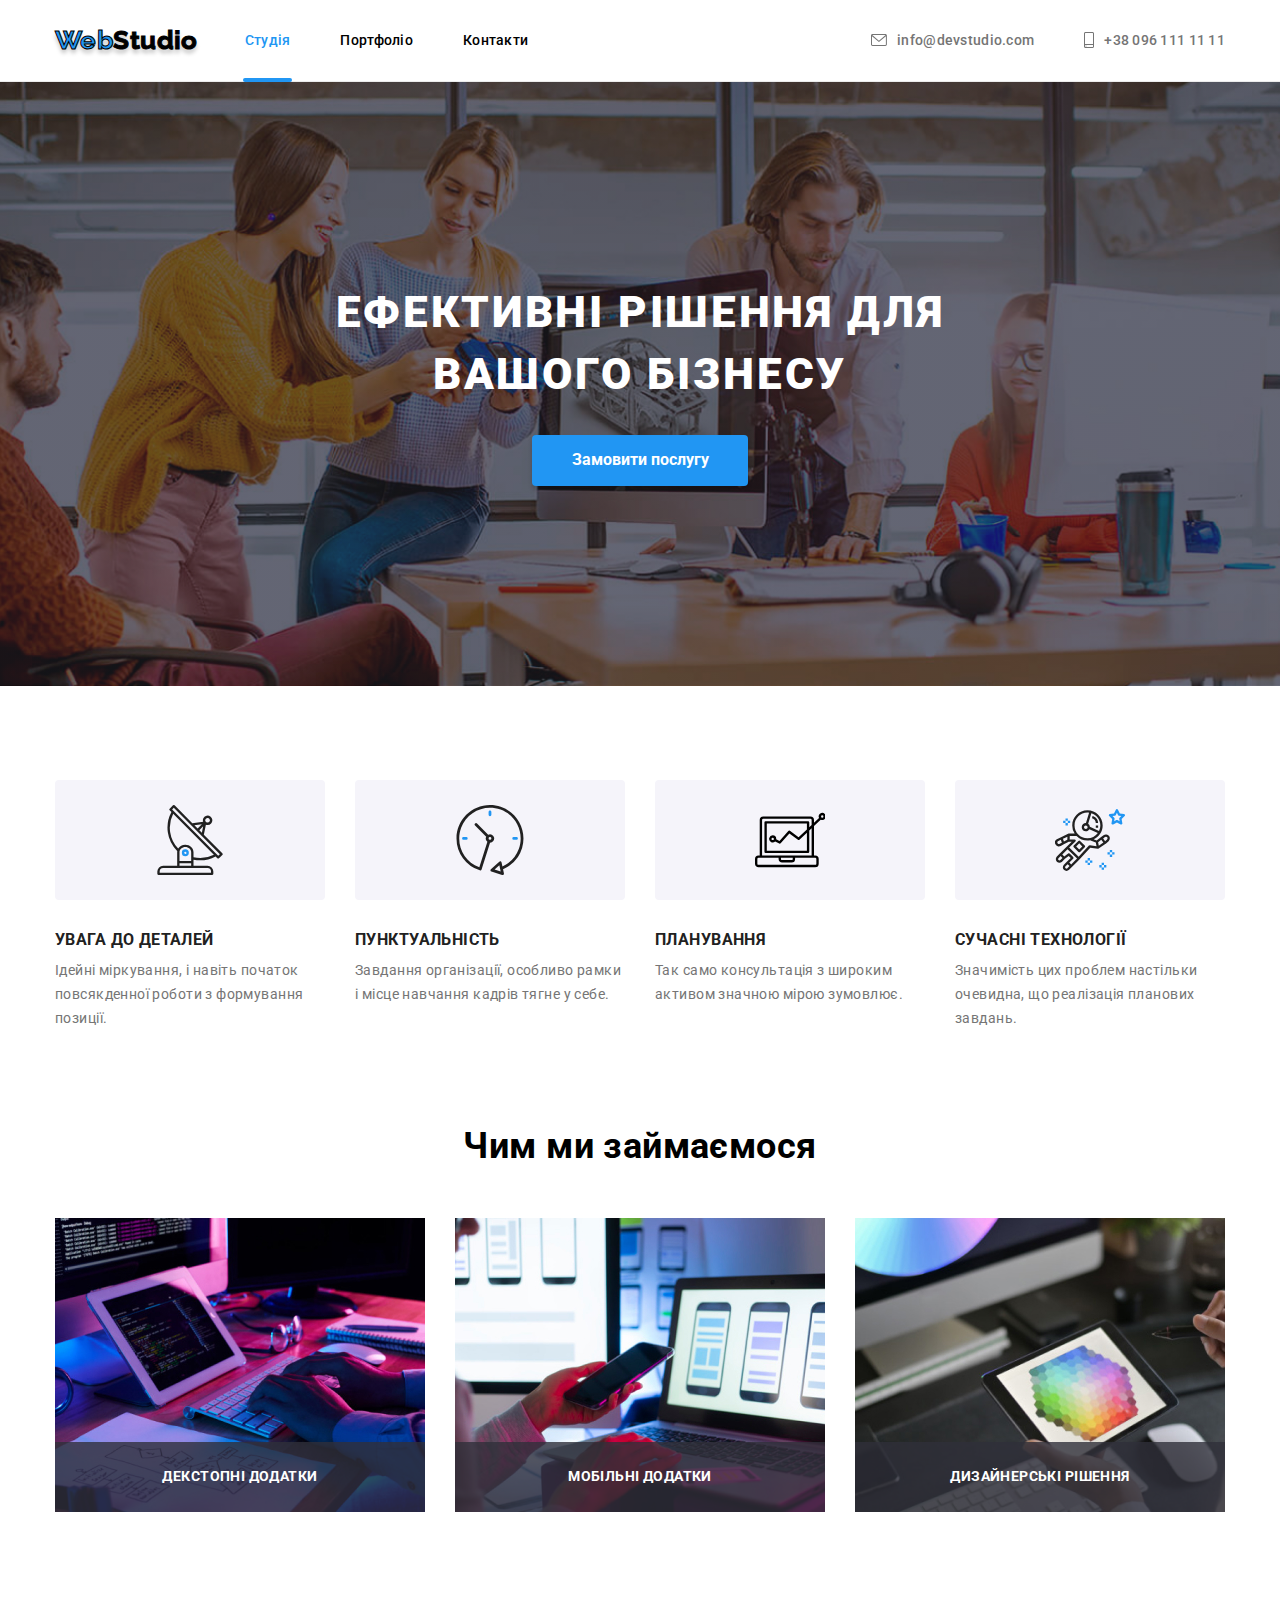
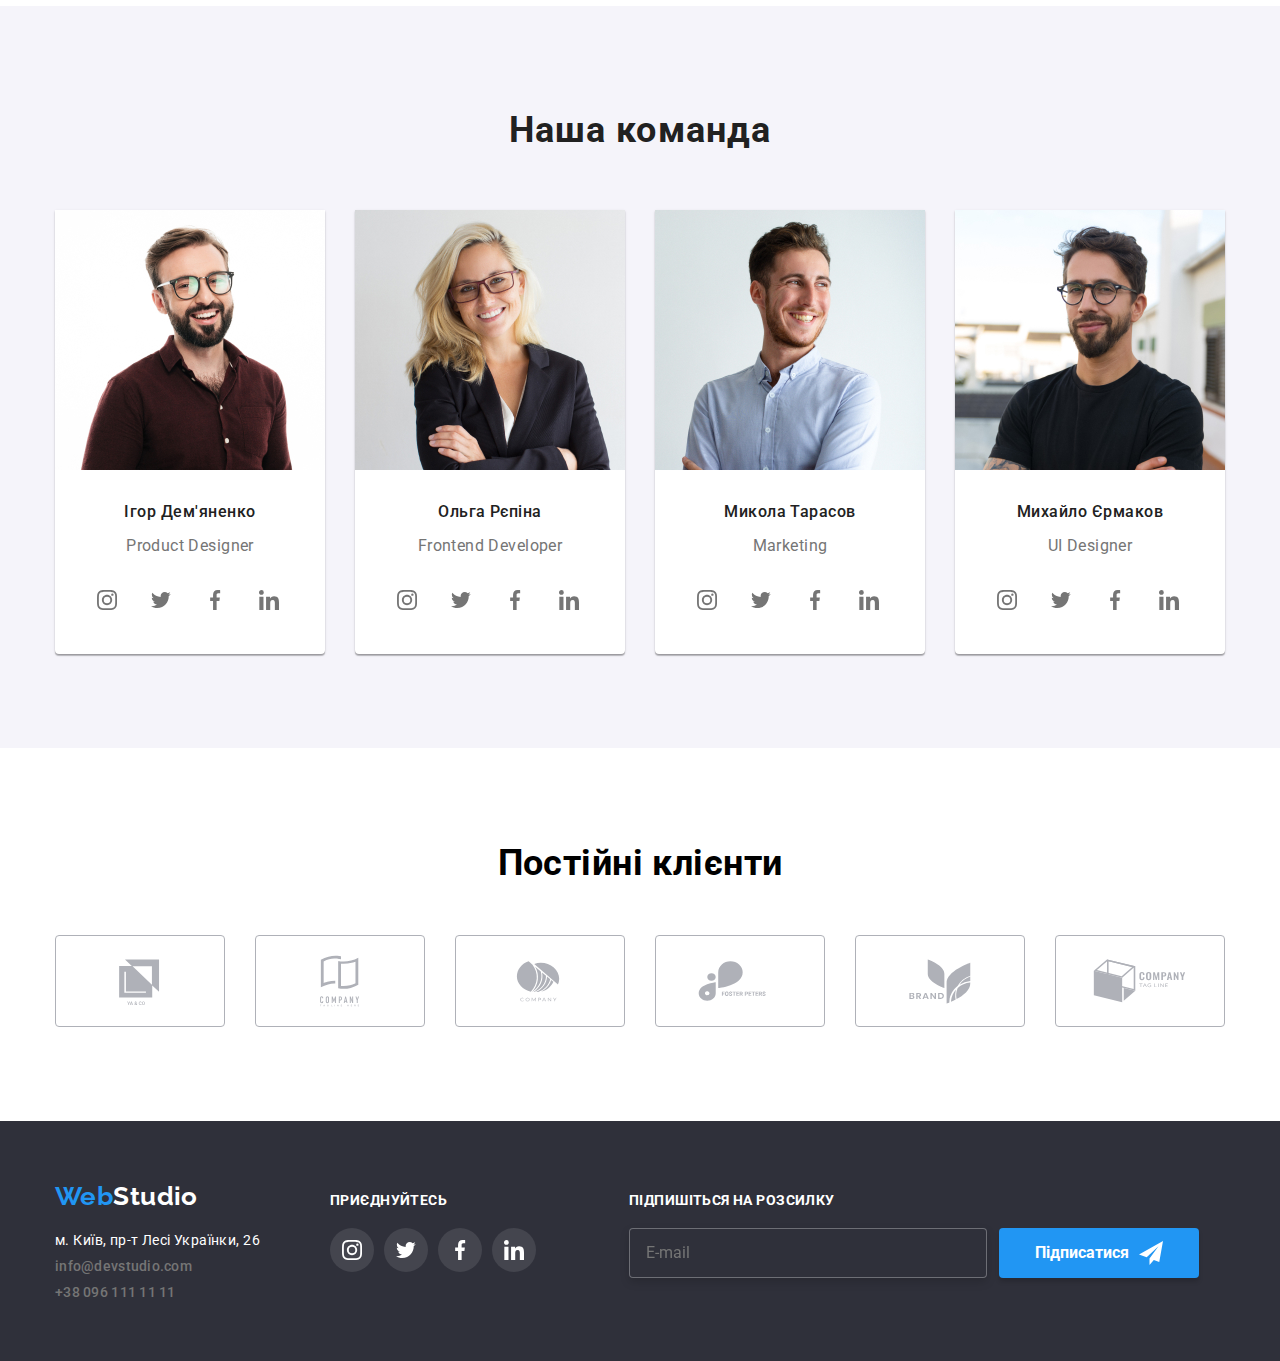
<file: index.html>
<!DOCTYPE html>
<html lang="uk">
  <head>
    <meta charset="UTF-8" />
    <meta http-equiv="X-UA-Compatible" content="IE=edge" />
    <meta name="viewport" content="width=device-width, initial-scale=1.0" />
    <title>WebStudio</title>
    <link rel="preconnect" href="https://fonts.googleapis.com" />
    <link rel="preconnect" href="https://fonts.gstatic.com" crossorigin />
    <link
      href="https://fonts.googleapis.com/css2?family=Raleway:wght@700&family=Roboto:ital,wght@0,100;0,300;0,400;0,500;0,700;0,900;1,100;1,300;1,400;1,500;1,700;1,900&display=swap"
      rel="stylesheet"
    />
    <link rel="stylesheet" href="https://cdnjs.cloudflare.com/ajax/libs/modern-normalize/1.1.0/modern-normalize.css" integrity="sha512-Y0MM+V6ymRKN2zStTqzQ227DWhhp4Mzdo6gnlRnuaNCbc+YN/ZH0sBCLTM4M0oSy9c9VKiCvd4Jk44aCLrNS5Q==" crossorigin="anonymous" referrerpolicy="no-referrer" />
    <link rel="stylesheet" href="./css/styles.css" />
  </head>
  <body>    
      <header class="header">
        <div class="container header-content">
        <a class="logo head link" href="./index.html"><span class="web">Web</span>Studio</a>
        <nav>
          <ul class="navbar ul">
            <li class="item">
              <a href="./index.html" class="nav link accent">Студія</a>
            </li>
            <li class="item"><a href="./portfolio.html" class="nav link nav-hover">Портфоліо</a></li>
            <li class="item"><a href="#contacts" class="nav link nav-hover">Контакти</a></li>
          </ul>
        </nav>
        <ul class="contacts ul">
          <li>
            <a href="mailto:info@devstudio.com" class="link-contact-head link">
                <svg class="icon-header mail">
                  <use href="./images/symbol-defs.svg#icon-mail" ></use>
                </svg>
              
              info@devstudio.com</a>
          </li>
          <li>
            <a href="tel:+380961111111" class="link-contact-head link">
              <svg class="icon-header tel">
                <use href="./images/symbol-defs.svg#icon-smartphone" ></use>
              </svg>
              +38 096 111 11 11</a>
          </li>
        </ul>
        </div>
      </header>
      <main>
        <section class="hero">
          <div class="overlay">
            <div class="container-hero">
            <h1 class="hero-h">Ефективні рішення для вашого бізнесу</h1>
            <button type="button" class="button-hero" data-modal-open>Замовити послугу</button>
          </div>                  
          </section>
            <section class="benefits section">
              <div class="container">
              <h2 class="visually-hidden">Переваги</h2>
              <ul class="benefits-ul ul">
                <li class="benefits-il">
                  <div class="img-benefits">
                    <svg class="benefits-svg">
                    <use href="./images/symbol-defs.svg#icon-antenna"></use>
                  </svg>
                </div>                  
                        
                    <h3 class="benefits-h">УВАГА ДО ДЕТАЛЕЙ</h3>            
                    <p class="benefits-p">Ідейні міркування, і навіть початок повсякденної роботи з формування позиції.</p>
                  
                </li>
                <li class="benefits-il">
                  <div class="img-benefits">
                    <svg class="benefits-svg">
                      <use href="./images/symbol-defs.svg#icon-clock"></use>
                    </svg>
                  </div>
                  <h3 class="benefits-h">ПУНКТУАЛЬНІСТЬ</h3>            
                  <p class="benefits-p">Завдання організації, особливо рамки і місце навчання кадрів тягне у себе.</p>            
                </li>
                <li class="benefits-il">
                  <div class="img-benefits">
                    <svg class="benefits-svg">
                    <use href="./images/symbol-defs.svg#icon-vector"></use>
                  </svg>
                </div>
                  <h3 class="benefits-h">ПЛАНУВАННЯ</h3>            
                  <p class="benefits-p">Так само консультація з широким активом значною мірою зумовлює.</p>            
                </li>
                <li class="benefits-il">
                  <div class="img-benefits">
                    <svg class="benefits-svg">
                      <use href="./images/symbol-defs.svg#icon-astronaut"></use>
                    </svg>
                  </div>
                  <h3 class="benefits-h">СУЧАСНІ ТЕХНОЛОГІЇ</h3>            
                  <p class="benefits-p"> Значимість цих проблем настільки очевидна, що реалізація планових завдань.</p>            
                </li>
              </ul>
              </div>
          </div>
          </section>        
        <section class="products">
          <div class="container">
          <h2 class="products-h">Чим ми займаємося</h2>
          <ul class="products-ul ul">
            <li class="item-products">
              <div class="index">
                <p>ДЕКСТОПНІ ДОДАТКИ</p>
              </div>
              <img src="./images/img1.jpg" alt="робота на компьютері" width="370" />
        
            </li>
            <li class="item-products">
              <img src="./images/img2.jpg" alt="робота з різними гаджетами" width="370" />
              <div class="index">
                <p>МОБІЛЬНІ ДОДАТКИ</p>
              </div>
            </li>
            <li class="item-products">
              <img src="./images/img3.jpg" alt="вибір кольору" width="370" />
              <div class="index">
                <p>ДИЗАЙНЕРСЬКІ РІШЕННЯ</p>
              </div>
            </li>
          </ul>
          </div>
        </section>
      
        <section class="team section">
          <div class="container">
          <h2 class="team-h">Наша команда</h2>
          <ul class="team-ul ul">
            <li  class="team-li">
              <img src="./images/igor.jpg" alt="посміхнений хлопець в окулярах" width="270" />
              <div class="team-container">
              <h3 class="team-li-h">Ігор Дем'яненко</h3>
              <p lang="en" class="specialization">Product Designer</p>
              <ul class="msg ul">
                <li>
                  <a href="#" class="link-msg" target="_blank" rel="noopener noreferrer">
                  <svg class="msg-icon">
                  <use href="./images/symbol-defs.svg#icon-instagram"></use>
                </svg>
              </a>
              </li>
                <li>
                  <a href="#" class="link-msg" target="_blank" rel="noopener noreferrer">
                  <svg class="msg-icon">
                  <use href="./images/symbol-defs.svg#icon-twit"></use>
                </svg>
              </a>
              </li>
                <li>
                  <a href="#" class="link-msg" target="_blank" rel="noopener noreferrer">
                  <svg class="msg-icon">
                  <use href="./images/symbol-defs.svg#icon-facebook"></use>
                </svg>
              </a>
              </li>
                <li>
                  <a href="#" class="link-msg" target="_blank" rel="noopener noreferrer">
                  <svg class="msg-icon">
                  <use href="./images/symbol-defs.svg#icon-linkedin"></use>
                </svg>
              </a>
              </li>           
              </ul>
            </div>
            </li>
            <li class="team-li">
              <img src="./images/olga.jpg" alt="дівчина в окулярах" width="270" />
              <div class="team-container">
              <h3 class="team-li-h">Ольга Рєпіна</h3>
              <p lang="en" class="specialization">Frontend Developer</p>
              <ul class="msg ul">
                <li>
                  <a href="#" class="link-msg" target="_blank" rel="noopener noreferrer">
                  <svg class="msg-icon">
                  <use href="./images/symbol-defs.svg#icon-instagram"></use>
                </svg>
              </a>
              </li>
                <li>
                  <a href="#" class="link-msg" target="_blank" rel="noopener noreferrer">
                  <svg class="msg-icon">
                  <use href="./images/symbol-defs.svg#icon-twit"></use>
                </svg>
              </a>
              </li>
                <li>
                  <a href="#" class="link-msg" target="_blank" rel="noopener noreferrer">
                  <svg class="msg-icon">
                  <use href="./images/symbol-defs.svg#icon-facebook"></use>
                </svg>
              </a>
              </li>
                <li>
                  <a href="#" class="link-msg" target="_blank" rel="noopener noreferrer">
                  <svg class="msg-icon">
                  <use href="./images/symbol-defs.svg#icon-linkedin"></use>
                </svg>
              </a>
              </li>           
              </ul>
            </div>
            </li>
            <li class="team-li">
              <img src="./images/mykola.jpg" alt="хлопець в сорочці" width="270" />
              <div class="team-container">
              <h3 class="team-li-h">Микола Тарасов</h3>
              <p lang="en" class="specialization">Marketing</p>
              <ul class="msg ul">
                <li>
                  <a href="#" class="link-msg" target="_blank" rel="noopener noreferrer">
                  <svg class="msg-icon">
                  <use href="./images/symbol-defs.svg#icon-instagram"></use>
                </svg>
              </a>
              </li>
                <li>
                  <a href="#" class="link-msg" target="_blank" rel="noopener noreferrer">
                  <svg class="msg-icon">
                  <use href="./images/symbol-defs.svg#icon-twit"></use>
                </svg>
              </a>
              </li>
                <li>
                  <a href="#" class="link-msg" target="_blank" rel="noopener noreferrer">
                  <svg class="msg-icon">
                  <use href="./images/symbol-defs.svg#icon-facebook"></use>
                </svg>
              </a>
              </li>
                <li>
                  <a href="#" class="link-msg" target="_blank" rel="noopener noreferrer">
                  <svg class="msg-icon">
                  <use href="./images/symbol-defs.svg#icon-linkedin"></use>
                </svg>
              </a>
              </li>           
              </ul>
            </div>
            </li>
            <li class="team-li">
              <img src="./images/myhailo.jpg" alt="хлопець у футболці" width="270" />
              <div class="team-container">
              <h3 class="team-li-h">Михайло Єрмаков</h3>
              <p lang="en" class="specialization">UI Designer</p>
              <ul class="msg ul">
                <li>
                  <a href="#" class="link-msg" target="_blank" rel="noopener noreferrer">
                  <svg class="msg-icon">
                  <use href="./images/symbol-defs.svg#icon-instagram"></use>
                </svg>
              </a>
              </li>
                <li>
                  <a href="#" class="link-msg" target="_blank" rel="noopener noreferrer">
                  <svg class="msg-icon">
                  <use href="./images/symbol-defs.svg#icon-twit"></use>
                </svg>
              </a>
              </li>
                <li>
                  <a href="#" class="link-msg" target="_blank" rel="noopener noreferrer">
                  <svg class="msg-icon">
                  <use href="./images/symbol-defs.svg#icon-facebook"></use>
                </svg>
              </a>
              </li>
                <li>
                  <a href="#" class="link-msg" target="_blank" rel="noopener noreferrer">
                  <svg class="msg-icon">
                  <use href="./images/symbol-defs.svg#icon-linkedin"></use>
                </svg>
              </a>
              </li>           
              </ul>
            </div>
            </li>
          </ul>
        </div>
        </section>
        <section class="section">
          <div class="container">
          <h2 class="constantly-h">Постійні клієнти</h2>
          <ul class="ul constantly-list">
            <li>
              <a href="#" class="constantly-link" target="_blank" rel="noopener noreferrer">
              <svg class="constantly-svg" width="106" height="60">
                <use href="./images/symbol-defs.svg#icon-logo-one" ></use>
              </svg>
            </a>
            </li>
            <li>
              <a href="#" class="constantly-link" target="_blank" rel="noopener noreferrer">
                <svg class="constantly-svg" width="106" height="60">
                  <use href="./images/symbol-defs.svg#icon-logo-two" ></use>
                </svg>
              </a>
            </li>
            <li>
              <a href="#" class="constantly-link" target="_blank" rel="noopener noreferrer">
                <svg class="constantly-svg" width="106" height="60">
                  <use href="./images/symbol-defs.svg#icon-logo-three" ></use>
                </svg>
              </a>
            </li>
            <li>
              <a href="#" class="constantly-link" target="_blank" rel="noopener noreferrer">
                <svg class="constantly-svg" width="106" height="60">
                  <use href="./images/symbol-defs.svg#icon-logo-four" ></use>
                </svg>
              </a>
            </li>
            <li>
              <a href="#" class="constantly-link" target="_blank" rel="noopener noreferrer">
                <svg class="constantly-svg" width="106" height="60">
                  <use href="./images/symbol-defs.svg#icon-logo-five" ></use>
                </svg>
              </a>
            </li>
            <li>
              <a href="#" class="constantly-link" target="_blank" rel="noopener noreferrer">
                <svg class="constantly-svg" width="106" height="60">
                  <use href="./images/symbol-defs.svg#icon-logo-six" ></use>
                </svg>
              </a>
            </li>
          </ul>
        </div>
        </section>
      </main>
    <footer class="footer">
      <div class="container foot">
        <div>
        <a class="logo-foot link" href="./index.html">
          <span class="web">Web</span>Studio
        </a>
      <address id="contacts">
        <ul class="ul foot-contacts">
          <li>
            <a
              href="https://goo.gl/maps/CPtrU1FHBa2aNyZL9"
              target="_blank"
              rel="noopener noreferrer"
              class="white link"
              >м. Київ, пр-т Лесі Українки, 26</a>
          </li>
          <li>
            <a href="mailto:info@devstudio.com" class="link-contact link">info@devstudio.com</a>
          </li>
          <li>
            <a href="tel:+380961111111" class="link-contact link">+38 096 111 11 11</a>
          </li>
        </ul>
      </address>
    </div>
    <div class="foot-wrap">
      <h2>ПРИЄДНУЙТЕСЬ</h2>
      <ul class="msg ul">
        <li>
          <a href="#" class="link-msg-foot" target="_blank" rel="noopener noreferrer">
          <svg class="msg-icon">
          <use href="./images/symbol-defs.svg#icon-instagram"></use>
        </svg>
      </a>
      </li>
        <li>
          <a href="#" class="link-msg-foot" target="_blank" rel="noopener noreferrer">
          <svg class="msg-icon">
          <use href="./images/symbol-defs.svg#icon-twit"></use>
        </svg>
      </a>
      </li>
        <li>
          <a href="#" class="link-msg-foot" target="_blank" rel="noopener noreferrer">
          <svg class="msg-icon">
          <use href="./images/symbol-defs.svg#icon-facebook"></use>
        </svg>
      </a>
      </li>
        <li>
          <a href="#" class="link-msg-foot" target="_blank" rel="noopener noreferrer">
          <svg class="msg-icon">
          <use href="./images/symbol-defs.svg#icon-linkedin"></use>
        </svg>
      </a>
      </li>           
      </ul>
    </div>
    <div class="subscribe">
      <h2>ПІДПИШІТЬСЯ НА РОЗСИЛКУ</h2>
      <div class="subscribe-box">
        <input type="email" name="subscribe-email" id="subscribe-email" placeholder="E-mail">
        <button type="submit" class="button-hero button-form">Підписатися 
          <svg class="icon-airplane">
          <use href="/images/symbol-defs.svg#icon-airplane"></use>
        </svg>
      </button>
      </div>
    </div>
    </div>
    </footer>
    <div class="backdrop is-hidden " data-modal>
      <div class="modal">
        <button class="modal-button">
          <svg class="icon-close" data-modal-close>
            <use href="./images/symbol-defs.svg#icon-close">
            </use>
          </svg>
        </button> 
        <h2>Залиште свої дані, ми вам передзвонимо</h2> 
        <div class="form-modal">
          <form action="">
            <ul class="ul form-list">
              <li class="form-item">
                <label for="name">Ім'я</label>
                <input type="text" id="name">
              </li>
              <li class="form-item">
                <label for="tel">Телефон</label>
                <input type="tel" id="tel">
              </li>
              <li class="form-item">
                <label for="mail">Пошта</label>
                <input type="email" id="mail">
              </li>
              <li class="form-item">
                <label for="comment">Коментар</label>
                <textarea name="" id="comment" rows="7" 
                placeholder="Введіть текст"></textarea> 
              </li>
                
            </ul>
            <div class="terms-submit">
              <input type="checkbox" id="check">
              <label for="check">Погоджуюся з розсилкою та приймаю 
                <a href="#" class="terms-deal">Умови договору</a>
              </label>
              </div>
          </form>
          <button type="submit" class="button-hero button-form">Відправити</button>  
        </div>    
      </div>
    </div>
    <script src="./js/modal.js"></script>
  </body>
</html>
</file>
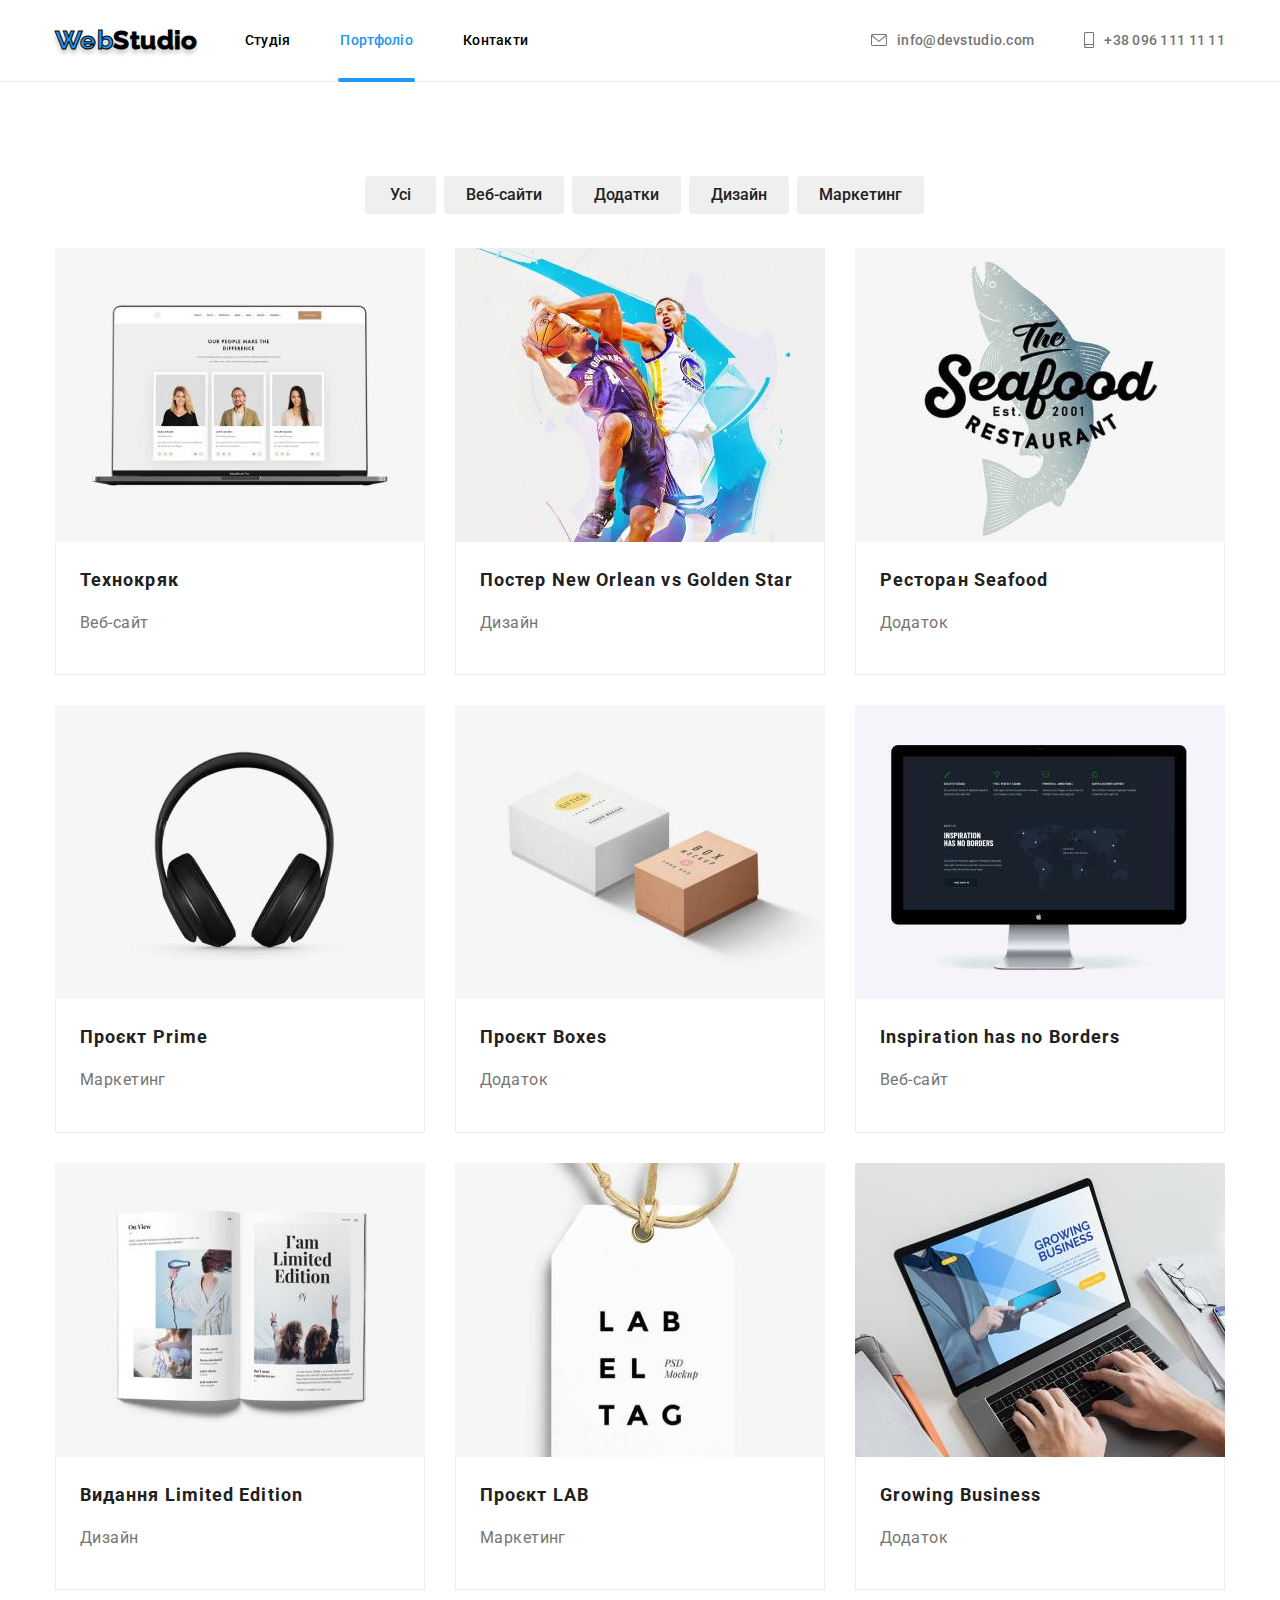
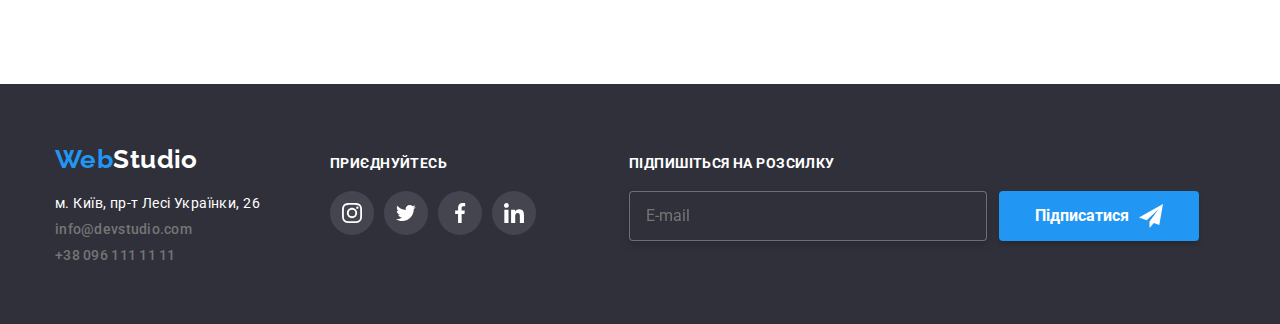
<file: portfolio.html>
<!DOCTYPE html>
<html lang="uk">
  <head>
    <meta charset="UTF-8" />
    <meta http-equiv="X-UA-Compatible" content="IE=edge" />
    <meta name="viewport" content="width=device-width, initial-scale=1.0" />
    <title>WebStudio</title>
    <link rel="preconnect" href="https://fonts.googleapis.com" />
    <link rel="preconnect" href="https://fonts.gstatic.com" crossorigin />
    <link
      href="https://fonts.googleapis.com/css2?family=Raleway:wght@700&family=Roboto:ital,wght@0,100;0,300;0,400;0,500;0,700;0,900;1,100;1,300;1,400;1,500;1,700;1,900&display=swap"
      rel="stylesheet"
    />
    <link
      rel="stylesheet"
      href="https://cdnjs.cloudflare.com/ajax/libs/modern-normalize/1.1.0/modern-normalize.min.css"
    />
    <link rel="stylesheet" href="./css/styles.css" />
  </head>
  <body>
    <header class="header">
      <div class="container header-content">
        <a class="logo head link" href="./index.html"
          ><span class="web">Web</span>Studio</a
        >
        <nav>
          <ul class="navbar ul">
            <li class="item">
              <a href="./index.html" class="nav link nav-hover">Студія</a>
            </li>
            <li class="item">
              <a href="./portfolio.html" class="nav link accent">Портфоліо</a>
            </li>
            <li class="item">
              <a href="#contacts" class="nav link nav-hover">Контакти</a>
            </li>
          </ul>
        </nav>
        <ul class="contacts ul">
          <li>
            <a href="mailto:info@devstudio.com" class="link-contact-head link">
              <svg class="icon-header mail">
                <use href="./images/symbol-defs.svg#icon-mail"></use>
              </svg>

              info@devstudio.com</a
            >
          </li>
          <li>
            <a href="tel:+380961111111" class="link-contact-head link">
              <svg class="icon-header tel">
                <use href="./images/symbol-defs.svg#icon-smartphone"></use>
              </svg>
              +38 096 111 11 11</a
            >
          </li>
        </ul>
      </div>
    </header>
    <main>
      <section class="section portfolio-section">
        <h1 lang="en" class="visually-hidden">Portfolio</h1>
        <div class="container">
          <ul class="menu ul">
            <li><button class="menu-button all-btn">Усі</button></li>
            <li><button class="menu-button">Веб-сайти</button></li>
            <li><button class="menu-button">Додатки</button></li>
            <li><button class="menu-button">Дизайн</button></li>
            <li><button class="menu-button">Маркетинг</button></li>
          </ul>
          <ul class="services ul">
            <li class="services-li">
              <a href="#" class="link portfolio-link">
                <div class="case">
                  <div class="hover-before">
                    <div class="box-hover">
                      <p>
                        Ресурс пропонує комплексні пропозиції з різним рівнем
                        функціоналу та сервісів. Все це дозволить відвідувачу
                        отримати вичерпні відомості про компанію чи приватну
                        особу.
                      </p>
                    </div>
                    <div class="img-hover">
                      <img
                        src="./images/tehno.jpg"
                        alt="ноутбук з відкритим сайтом"
                        width="370"
                        height="294"
                      />
                    </div>
                  </div>
                  <div class="box">
                    <h2 class="portfolio">Технокряк</h2>
                    <p class="specialization padding">Веб-сайт</p>
                  </div>
                </div>
              </a>
            </li>
            <li class="services-li">
              <a href="" class="link portfolio-link">
                <div class="case">
                  <div class="hover-before">
                    <div class="box-hover">
                      <p>
                        Ресурс пропонує комплексні пропозиції з різним рівнем
                        функціоналу та сервісів. Все це дозволить відвідувачу
                        отримати вичерпні відомості про компанію чи приватну
                        особу.
                      </p>
                    </div>
                    <div class="img-hover">
                      <img
                        src="./images/poster.jpg"
                        alt="два баскетболыста"
                        width="370"
                        height="294"
                      />
                    </div>
                  </div>
                  <div class="box">
                    <h2 class="portfolio">
                      Постер <span lang="en">New Orlean vs Golden Star</span>
                    </h2>
                    <p class="specialization padding">Дизайн</p>
                  </div>
                </div>
              </a>
            </li>
            <li class="services-li">
              <a href="#" class="link portfolio-link">
                <div class="case">
                  <div class="hover-before">
                    <div class="box-hover">
                      <p>
                        Ресурс пропонує комплексні пропозиції з різним рівнем
                        функціоналу та сервісів. Все це дозволить відвідувачу
                        отримати вичерпні відомості про компанію чи приватну
                        особу.
                      </p>
                    </div>
                    <div class="img-hover">
                      <img
                        src="./images/seafood.jpg"
                        alt="емблема ресторану з рибою"
                        width="370"
                        height="294"
                      />
                    </div>
                  </div>
                  <div class="box">
                    <h2 class="portfolio">Ресторан Seafood</h2>
                    <p class="specialization padding">Додаток</p>
                  </div>
                </div>
              </a>
            </li>
            <li class="services-li">
              <a href="#" class="link portfolio-link">
                <div class="case">
                  <div class="hover-before">
                    <div class="box-hover">
                      <p>
                        Ресурс пропонує комплексні пропозиції з різним рівнем
                        функціоналу та сервісів. Все це дозволить відвідувачу
                        отримати вичерпні відомості про компанію чи приватну
                        особу.
                      </p>
                    </div>
                    <div class="img-hover">
                      <img
                        src="./images/prime.jpg"
                        alt="навушники"
                        width="370"
                        height="294"
                      />
                    </div>
                  </div>
                  <div class="box">
                    <h2 class="portfolio">
                      Проєкт <span lang="en">Prime</span>
                    </h2>
                    <p class="specialization padding">Маркетинг</p>
                  </div>
                </div>
              </a>
            </li>
            <li class="services-li">
              <a href="#" class="link portfolio-link">
                <div class="case">
                  <div class="hover-before">
                    <div class="box-hover">
                      <p>
                        Ресурс пропонує комплексні пропозиції з різним рівнем
                        функціоналу та сервісів. Все це дозволить відвідувачу
                        отримати вичерпні відомості про компанію чи приватну
                        особу.
                      </p>
                    </div>
                    <div class="img-hover">
                      <img
                        src="./images/boxes.jpg"
                        alt="дві коробки"
                        width="370"
                        height="294"
                      />
                    </div>
                  </div>
                  <div class="box">
                    <h2 class="portfolio">
                      Проєкт <span lang="en">Boxes</span>
                    </h2>
                    <p class="specialization padding">Додаток</p>
                  </div>
                </div>
              </a>
            </li>
            <li class="services-li">
              <a href="#" class="link portfolio-link">
                <div class="case">
                  <div class="hover-before">
                    <div class="box-hover">
                      <p>
                        Ресурс пропонує комплексні пропозиції з різним рівнем
                        функціоналу та сервісів. Все це дозволить відвідувачу
                        отримати вичерпні відомості про компанію чи приватну
                        особу.
                      </p>
                    </div>
                    <div class="img-hover">
                      <img
                        src="./images/inspiration.jpg"
                        alt="монітор з відкритим сайтом"
                        width="370"
                        height="294"
                      />
                    </div>
                  </div>
                  <div class="box">
                    <h2 class="portfolio">
                      <span lang="en">Inspiration has no Borders</span>
                    </h2>
                    <p class="specialization padding">Веб-сайт</p>
                  </div>
                </div>
              </a>
            </li>
            <li class="services-li">
              <a href="#" class="link portfolio-link">
                <div class="case">
                  <div class="hover-before">
                    <div class="box-hover">
                      <p>
                        Ресурс пропонує комплексні пропозиції з різним рівнем
                        функціоналу та сервісів. Все це дозволить відвідувачу
                        отримати вичерпні відомості про компанію чи приватну
                        особу.
                      </p>
                    </div>
                    <div class="img-hover">
                      <img
                        src="./images/limited.jpg"
                        alt="відкрита книга"
                        width="370"
                        height="294"
                      />
                    </div>
                  </div>
                  <div class="box">
                    <h2 class="portfolio">
                      Видання <span lang="en"> Limited Edition</span>
                    </h2>
                    <p class="specialization padding">Дизайн</p>
                  </div>
                </div>
              </a>
            </li>
            <li class="services-li">
              <a href="#" class="link portfolio-link">
                <div class="case">
                  <div class="hover-before">
                    <div class="box-hover">
                      <p>
                        Ресурс пропонує комплексні пропозиції з різним рівнем
                        функціоналу та сервісів. Все це дозволить відвідувачу
                        отримати вичерпні відомості про компанію чи приватну
                        особу.
                      </p>
                    </div>
                    <div class="img-hover">
                      <img
                        src="./images/lab.jpg"
                        alt="етикетка з написом"
                        width="370"
                        height="294"
                      />
                    </div>
                  </div>
                  <div class="box">
                    <h2 class="portfolio">
                      Проєкт <span lang="en"> LAB</span>
                    </h2>
                    <p class="specialization padding">Маркетинг</p>
                  </div>
                </div>
              </a>
            </li>
            <li class="services-li">
              <a href="#" class="link portfolio-link">
                <div class="case">
                  <div class="hover-before">
                    <div class="box-hover">
                      <p>
                        Ресурс пропонує комплексні пропозиції з різним рівнем
                        функціоналу та сервісів. Все це дозволить відвідувачу
                        отримати вичерпні відомості про компанію чи приватну
                        особу.
                      </p>
                    </div>
                    <div class="img-hover">
                      <img
                        src="./images/growing.jpg"
                        alt="друкування на ноутбуці"
                        width="370"
                        height="294"
                      />
                    </div>
                  </div>
                  <div class="box">
                    <h2 class="portfolio">
                      <span lang="en">Growing Business</span>
                    </h2>
                    <p class="specialization padding">Додаток</p>
                  </div>
                </div>
              </a>
            </li>
          </ul>
        </div>
      </section>
    </main>
    <footer class="footer">
      <div class="container foot">
        <div>
          <a class="logo-foot link" href="./index.html">
            <span class="web">Web</span>Studio
          </a>
          <address id="contacts">
            <ul class="ul foot-contacts">
              <li>
                <a
                  href="https://goo.gl/maps/CPtrU1FHBa2aNyZL9"
                  target="_blank"
                  rel="noopener noreferrer"
                  class="white link"
                  >м. Київ, пр-т Лесі Українки, 26</a
                >
              </li>
              <li>
                <a href="mailto:info@devstudio.com" class="link-contact link"
                  >info@devstudio.com</a
                >
              </li>
              <li>
                <a href="tel:+380961111111" class="link-contact link"
                  >+38 096 111 11 11</a
                >
              </li>
            </ul>
          </address>
        </div>
        <div class="foot-wrap">
          <h2>ПРИЄДНУЙТЕСЬ</h2>
          <ul class="msg ul">
            <li>
              <a
                href="#"
                class="link-msg-foot"
                target="_blank"
                rel="noopener noreferrer"
              >
                <svg class="msg-icon">
                  <use href="./images/symbol-defs.svg#icon-instagram"></use>
                </svg>
              </a>
            </li>
            <li>
              <a
                href="#"
                class="link-msg-foot"
                target="_blank"
                rel="noopener noreferrer"
              >
                <svg class="msg-icon">
                  <use href="./images/symbol-defs.svg#icon-twit"></use>
                </svg>
              </a>
            </li>
            <li>
              <a
                href="#"
                class="link-msg-foot"
                target="_blank"
                rel="noopener noreferrer"
              >
                <svg class="msg-icon">
                  <use href="./images/symbol-defs.svg#icon-facebook"></use>
                </svg>
              </a>
            </li>
            <li>
              <a
                href="#"
                class="link-msg-foot"
                target="_blank"
                rel="noopener noreferrer"
              >
                <svg class="msg-icon">
                  <use href="./images/symbol-defs.svg#icon-linkedin"></use>
                </svg>
              </a>
            </li>
          </ul>
        </div>
        <div class="subscribe">
          <h2>ПІДПИШІТЬСЯ НА РОЗСИЛКУ</h2>
          <div class="subscribe-box">
            <input
              type="email"
              name="subscribe-email"
              id="subscribe-email"
              placeholder="E-mail"
            />
            <button type="submit" class="button-hero button-form">
              Підписатися
              <svg class="icon-airplane">
                <use href="/images/symbol-defs.svg#icon-airplane"></use>
              </svg>
            </button>
          </div>
        </div>
      </div>
    </footer>
  </body>
</html>
</file>
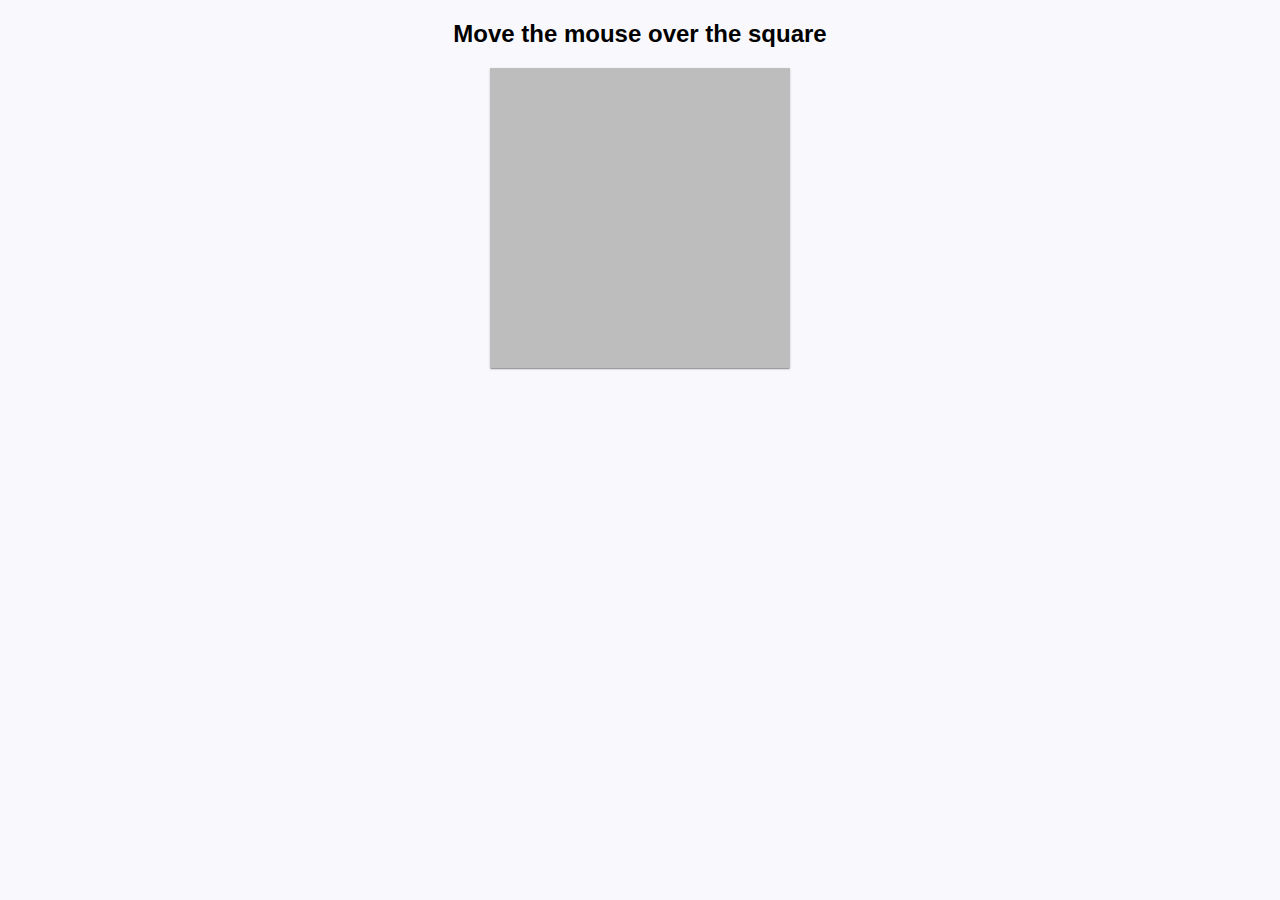
<file: css/test.html>
<!DOCTYPE html>
<html lang="uk">
  <head>
    <meta charset="UTF-8" />
    <meta http-equiv="X-UA-Compatible" content="IE=edge" />
    <meta name="viewport" content="width=device-width, initial-scale=1.0" />
    <title>WebStudio</title>
    <link rel="preconnect" href="https://fonts.googleapis.com" />
    <link rel="preconnect" href="https://fonts.gstatic.com" crossorigin />
    <link
      href="https://fonts.googleapis.com/css2?family=Raleway:wght@700&family=Roboto:ital,wght@0,100;0,300;0,400;0,500;0,700;0,900;1,100;1,300;1,400;1,500;1,700;1,900&display=swap"
      rel="stylesheet"
    />
    <link
      rel="stylesheet"
      href="https://cdnjs.cloudflare.com/ajax/libs/modern-normalize/1.1.0/modern-normalize.min.css"
    />
    <link rel="stylesheet" href="./test.css" />
  </head>
  <body>
    <h1>Move the mouse over the square</h1>

    <div class="box">
      <div class="overlay">
        <p>
          This content is hidden through transformation and only appears when
          hovering over <code>div.box</code>
        </p>
      </div>
    </div>
  </body>
</html>
</file>
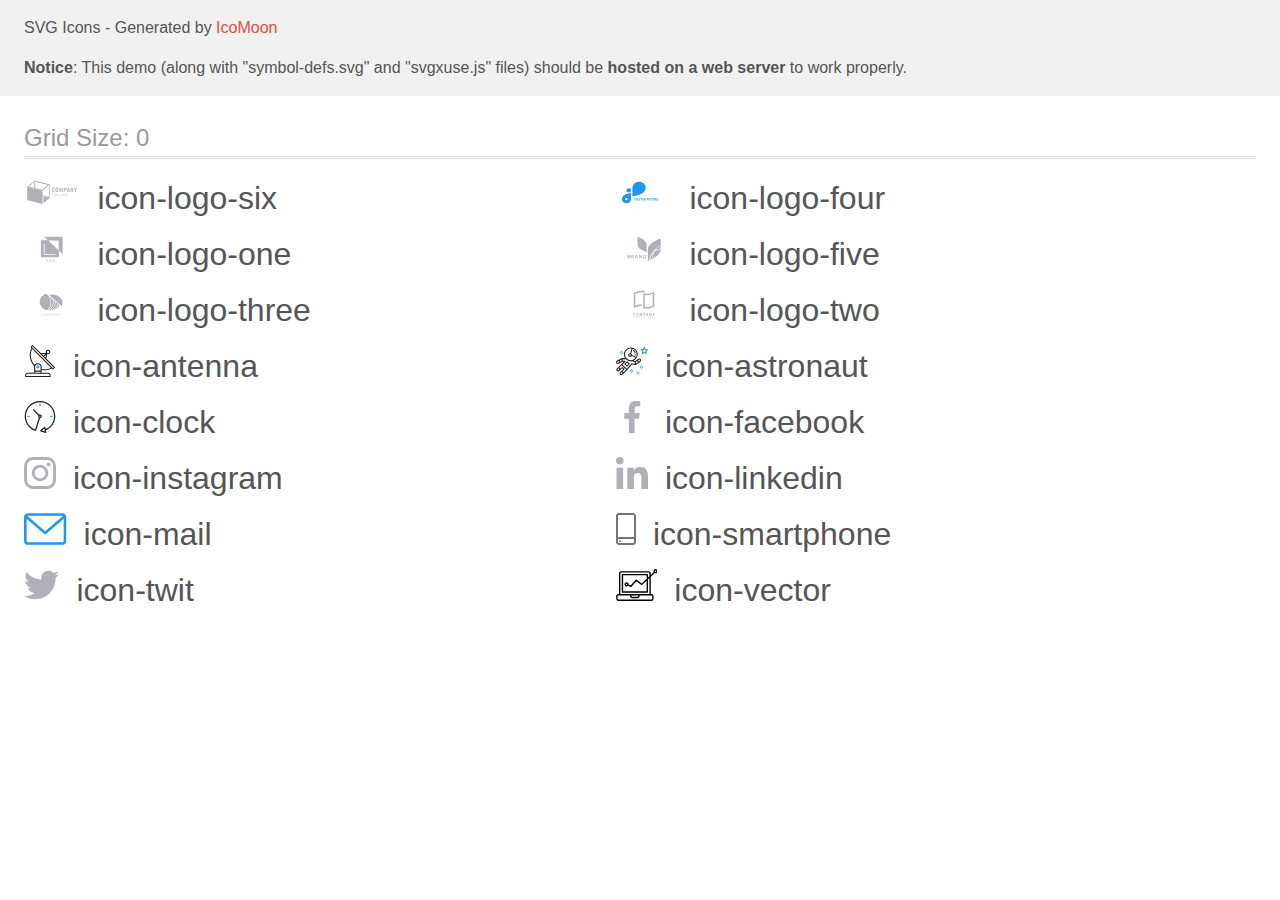
<file: images/SVG/icomoon (1)/demo-external-svg.html>
<!doctype html>
<html>
<head>
    <title>IcoMoon - SVG Icons</title>
    <meta charset="utf-8">
    <meta name="viewport" content="width=device-width, initial-scale=1">
    <link rel="stylesheet" href="demo-files/demo.css">
    <link rel="stylesheet" href="style.css">
</head>
<body>
<header class="bgc1 clearfix">
<div class="mhl">
    <p>SVG Icons - Generated by <a href="https://icomoon.io/app">IcoMoon</a></p><p><strong>Notice</strong>: This demo (along with "symbol-defs.svg" and "svgxuse.js" files) should be <b>hosted on a web server</b> to work properly.</p>
</div>
</header>
    <div class="clearfix mhl ptl">
        <h1 class="mvm mtn fgc1">Grid Size: 0</h1>
        <div class="glyph fs1">
            <div class="clearfix pbs">
                <svg class="icon icon-logo-six"><use xlink:href="symbol-defs.svg#icon-logo-six"></use></svg><span class="name"> icon-logo-six</span>
            </div>
        </div>
        <div class="glyph fs1">
            <div class="clearfix pbs">
                <svg class="icon icon-logo-four"><use xlink:href="symbol-defs.svg#icon-logo-four"></use></svg><span class="name"> icon-logo-four</span>
            </div>
        </div>
        <div class="glyph fs1">
            <div class="clearfix pbs">
                <svg class="icon icon-logo-one"><use xlink:href="symbol-defs.svg#icon-logo-one"></use></svg><span class="name"> icon-logo-one</span>
            </div>
        </div>
        <div class="glyph fs1">
            <div class="clearfix pbs">
                <svg class="icon icon-logo-five"><use xlink:href="symbol-defs.svg#icon-logo-five"></use></svg><span class="name"> icon-logo-five</span>
            </div>
        </div>
        <div class="glyph fs1">
            <div class="clearfix pbs">
                <svg class="icon icon-logo-three"><use xlink:href="symbol-defs.svg#icon-logo-three"></use></svg><span class="name"> icon-logo-three</span>
            </div>
        </div>
        <div class="glyph fs1">
            <div class="clearfix pbs">
                <svg class="icon icon-logo-two"><use xlink:href="symbol-defs.svg#icon-logo-two"></use></svg><span class="name"> icon-logo-two</span>
            </div>
        </div>
        <div class="glyph fs1">
            <div class="clearfix pbs">
                <svg class="icon icon-antenna"><use xlink:href="symbol-defs.svg#icon-antenna"></use></svg><span class="name"> icon-antenna</span>
            </div>
        </div>
        <div class="glyph fs1">
            <div class="clearfix pbs">
                <svg class="icon icon-astronaut"><use xlink:href="symbol-defs.svg#icon-astronaut"></use></svg><span class="name"> icon-astronaut</span>
            </div>
        </div>
        <div class="glyph fs1">
            <div class="clearfix pbs">
                <svg class="icon icon-clock"><use xlink:href="symbol-defs.svg#icon-clock"></use></svg><span class="name"> icon-clock</span>
            </div>
        </div>
        <div class="glyph fs1">
            <div class="clearfix pbs">
                <svg class="icon icon-facebook"><use xlink:href="symbol-defs.svg#icon-facebook"></use></svg><span class="name"> icon-facebook</span>
            </div>
        </div>
        <div class="glyph fs1">
            <div class="clearfix pbs">
                <svg class="icon icon-instagram"><use xlink:href="symbol-defs.svg#icon-instagram"></use></svg><span class="name"> icon-instagram</span>
            </div>
        </div>
        <div class="glyph fs1">
            <div class="clearfix pbs">
                <svg class="icon icon-linkedin"><use xlink:href="symbol-defs.svg#icon-linkedin"></use></svg><span class="name"> icon-linkedin</span>
            </div>
        </div>
        <div class="glyph fs1">
            <div class="clearfix pbs">
                <svg class="icon icon-mail"><use xlink:href="symbol-defs.svg#icon-mail"></use></svg><span class="name"> icon-mail</span>
            </div>
        </div>
        <div class="glyph fs1">
            <div class="clearfix pbs">
                <svg class="icon icon-smartphone"><use xlink:href="symbol-defs.svg#icon-smartphone"></use></svg><span class="name"> icon-smartphone</span>
            </div>
        </div>
        <div class="glyph fs1">
            <div class="clearfix pbs">
                <svg class="icon icon-twit"><use xlink:href="symbol-defs.svg#icon-twit"></use></svg><span class="name"> icon-twit</span>
            </div>
        </div>
        <div class="glyph fs1">
            <div class="clearfix pbs">
                <svg class="icon icon-vector"><use xlink:href="symbol-defs.svg#icon-vector"></use></svg><span class="name"> icon-vector</span>
            </div>
        </div>
  </div>
<script defer src="svgxuse.js"></script>
</body>
</html>
</file>
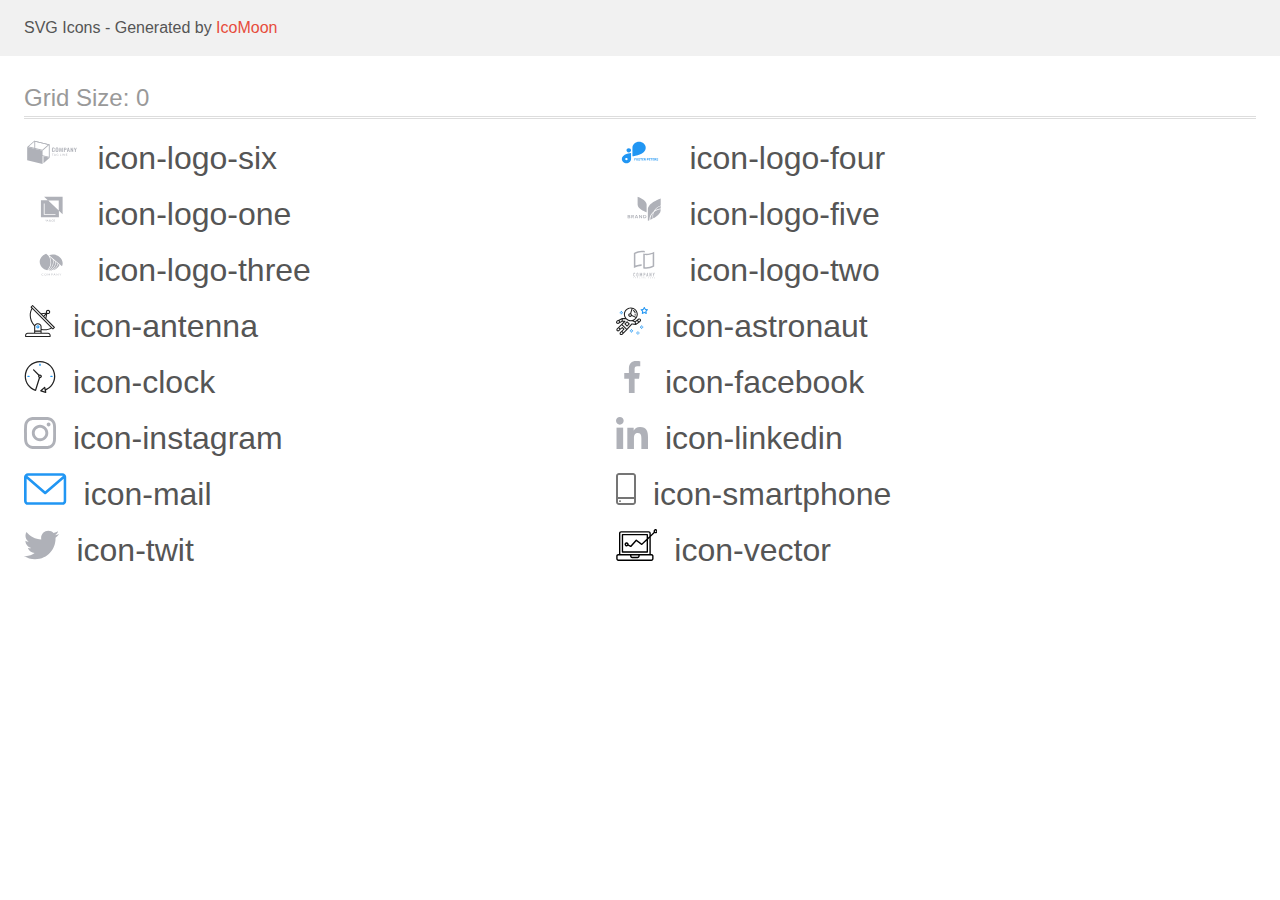
<file: images/SVG/icomoon (1)/demo.html>
<!doctype html>
<html>
<head>
    <title>IcoMoon - SVG Icons</title>
    <meta charset="utf-8">
    <meta name="viewport" content="width=device-width, initial-scale=1">
    <link rel="stylesheet" href="demo-files/demo.css">
    <link rel="stylesheet" href="style.css">
</head>
<body>
<svg aria-hidden="true" style="position: absolute; width: 0; height: 0; overflow: hidden;" version="1.1" xmlns="http://www.w3.org/2000/svg" xmlns:xlink="http://www.w3.org/1999/xlink">
<defs>
<symbol id="icon-logo-six" viewBox="0 0 57 32">
<path fill="#afb1b8" style="fill: var(--color1, #afb1b8)" d="M28.493 14.618c-0.236-0.315-0.349-0.686-0.323-1.061v-1.538c0-0.471 0.107-0.83 0.321-1.075s0.581-0.367 1.102-0.366c0.489 0 0.836 0.104 1.042 0.313 0.224 0.266 0.333 0.592 0.308 0.92v0.361h-0.875v-0.366c0.003-0.12-0.005-0.24-0.025-0.358-0.013-0.081-0.057-0.156-0.125-0.213-0.090-0.061-0.203-0.091-0.317-0.083-0.12-0.008-0.239 0.024-0.333 0.088-0.076 0.063-0.127 0.145-0.145 0.235-0.025 0.126-0.037 0.253-0.034 0.38v1.866c-0.014 0.18 0.025 0.36 0.112 0.524 0.044 0.055 0.104 0.099 0.175 0.127s0.149 0.038 0.226 0.029c0.112 0.008 0.223-0.022 0.31-0.084 0.071-0.061 0.117-0.141 0.13-0.227 0.020-0.124 0.030-0.249 0.027-0.374v-0.379h0.875v0.346c0.025 0.342-0.082 0.682-0.303 0.967-0.201 0.228-0.544 0.343-1.047 0.343s-0.884-0.122-1.1-0.375z"></path>
<path fill="#afb1b8" style="fill: var(--color1, #afb1b8)" d="M32.137 14.633c-0.221-0.239-0.332-0.588-0.332-1.050v-1.617c0-0.457 0.11-0.802 0.332-1.037s0.591-0.351 1.109-0.35c0.515 0 0.882 0.117 1.103 0.35 0.221 0.235 0.333 0.58 0.333 1.037v1.617c0 0.457-0.112 0.807-0.337 1.048s-0.591 0.361-1.1 0.361c-0.509 0-0.886-0.122-1.109-0.36zM33.654 14.245c0.079-0.15 0.115-0.314 0.105-0.479v-1.98c0.010-0.161-0.025-0.322-0.103-0.469-0.044-0.057-0.106-0.101-0.179-0.129s-0.152-0.037-0.231-0.027c-0.079-0.009-0.159 0-0.231 0.028s-0.135 0.072-0.18 0.129c-0.080 0.146-0.116 0.308-0.105 0.469v1.99c-0.011 0.165 0.025 0.329 0.105 0.479 0.051 0.050 0.114 0.091 0.185 0.119s0.147 0.042 0.225 0.042c0.078 0 0.154-0.014 0.225-0.042s0.134-0.068 0.185-0.119v-0.009z"></path>
<path fill="#afb1b8" style="fill: var(--color1, #afb1b8)" d="M35.735 10.626h0.942l0.708 2.984 0.725-2.984h0.917l0.092 4.308h-0.678l-0.072-2.994-0.699 2.994h-0.544l-0.725-3.005-0.067 3.005h-0.685l0.085-4.308z"></path>
<path fill="#afb1b8" style="fill: var(--color1, #afb1b8)" d="M40.176 10.626h1.468c0.846 0 1.268 0.408 1.268 1.223 0 0.781-0.445 1.171-1.335 1.17h-0.5v1.915h-0.906l0.005-4.308zM41.43 12.467c0.090 0.010 0.18 0.003 0.266-0.021s0.165-0.063 0.232-0.115c0.104-0.146 0.15-0.316 0.13-0.486 0.005-0.131-0.010-0.263-0.044-0.391-0.013-0.043-0.036-0.083-0.067-0.118s-0.070-0.065-0.114-0.087c-0.126-0.052-0.265-0.076-0.404-0.069h-0.352v1.287h0.352z"></path>
<path fill="#afb1b8" style="fill: var(--color1, #afb1b8)" d="M44.218 10.626h0.973l0.998 4.308h-0.844l-0.197-0.993h-0.868l-0.203 0.993h-0.857l0.998-4.308zM45.050 13.441l-0.339-1.808-0.339 1.808h0.678z"></path>
<path fill="#afb1b8" style="fill: var(--color1, #afb1b8)" d="M46.996 10.626h0.634l1.214 2.457v-2.457h0.752v4.308h-0.603l-1.221-2.565v2.565h-0.777l0.002-4.308z"></path>
<path fill="#afb1b8" style="fill: var(--color1, #afb1b8)" d="M51.357 13.291l-1.009-2.659h0.85l0.616 1.708 0.578-1.708h0.832l-0.997 2.659v1.642h-0.87v-1.642z"></path>
<path fill="#afb1b8" style="fill: var(--color1, #afb1b8)" d="M29.892 16.817v0.225h-0.739v1.75h-0.31v-1.75h-0.743v-0.225h1.792z"></path>
<path fill="#afb1b8" style="fill: var(--color1, #afb1b8)" d="M32.209 18.793h-0.239c-0.024 0.001-0.048-0.005-0.067-0.019-0.018-0.011-0.032-0.027-0.040-0.045l-0.214-0.469h-1.026l-0.214 0.469c-0.006 0.020-0.017 0.038-0.033 0.053-0.019 0.013-0.043 0.020-0.067 0.019h-0.239l0.906-1.976h0.315l0.917 1.968zM30.709 18.059h0.855l-0.362-0.804c-0.027-0.061-0.049-0.123-0.067-0.186-0.013 0.038-0.024 0.073-0.034 0.105l-0.033 0.083-0.359 0.802z"></path>
<path fill="#afb1b8" style="fill: var(--color1, #afb1b8)" d="M33.771 18.599c0.057 0.003 0.114 0.003 0.17 0 0.049-0.004 0.097-0.012 0.145-0.023 0.044-0.009 0.088-0.021 0.13-0.036 0.040-0.014 0.080-0.031 0.121-0.048v-0.444h-0.362c-0.009 0-0.018-0.001-0.026-0.003s-0.016-0.007-0.023-0.012c-0.006-0.004-0.011-0.010-0.014-0.016s-0.005-0.013-0.004-0.020v-0.152h0.703v0.757c-0.057 0.035-0.118 0.067-0.181 0.094-0.065 0.028-0.132 0.050-0.201 0.067-0.074 0.019-0.15 0.032-0.227 0.041-0.088 0.008-0.176 0.013-0.264 0.012-0.156 0.001-0.311-0.024-0.457-0.073-0.136-0.047-0.259-0.117-0.362-0.206-0.101-0.090-0.18-0.196-0.234-0.313-0.057-0.131-0.085-0.27-0.083-0.41-0.002-0.141 0.026-0.281 0.082-0.413 0.052-0.117 0.132-0.224 0.234-0.313 0.103-0.089 0.227-0.159 0.362-0.205 0.155-0.050 0.32-0.075 0.486-0.074 0.084-0 0.169 0.006 0.252 0.017 0.074 0.010 0.146 0.027 0.216 0.050 0.063 0.021 0.124 0.047 0.181 0.078 0.056 0.031 0.108 0.065 0.158 0.103l-0.087 0.122c-0.007 0.011-0.017 0.021-0.029 0.027s-0.027 0.010-0.041 0.010c-0.020-0.001-0.040-0.006-0.056-0.016-0.027-0.013-0.056-0.028-0.089-0.047-0.038-0.021-0.079-0.039-0.121-0.053-0.054-0.019-0.11-0.033-0.167-0.044-0.076-0.012-0.153-0.018-0.23-0.017-0.12-0.001-0.238 0.017-0.35 0.055-0.101 0.035-0.192 0.088-0.266 0.156-0.075 0.071-0.132 0.155-0.169 0.246-0.081 0.214-0.081 0.445 0 0.659 0.040 0.093 0.101 0.178 0.181 0.249 0.074 0.068 0.164 0.121 0.265 0.156 0.115 0.034 0.237 0.047 0.359 0.039z"></path>
<path fill="#afb1b8" style="fill: var(--color1, #afb1b8)" d="M36.659 18.567h0.989v0.225h-1.292v-1.976h0.31l-0.007 1.75z"></path>
<path fill="#afb1b8" style="fill: var(--color1, #afb1b8)" d="M38.678 18.792h-0.31v-1.976h0.31v1.976z"></path>
<path fill="#afb1b8" style="fill: var(--color1, #afb1b8)" d="M39.83 16.826c0.018 0.009 0.034 0.021 0.047 0.036l1.324 1.489c-0.002-0.023-0.002-0.047 0-0.070 0-0.022 0-0.044 0-0.064v-1.408h0.27v1.984h-0.156c-0.023 0.002-0.046-0.002-0.067-0.011-0.019-0.010-0.035-0.023-0.049-0.038l-1.323-1.488c0 0.023 0 0.045 0 0.067s0 0.042 0 0.061v1.408h-0.259v-1.976h0.161c0.017 0 0.035 0.003 0.051 0.009z"></path>
<path fill="#afb1b8" style="fill: var(--color1, #afb1b8)" d="M43.753 16.817v0.217h-1.098v0.652h0.89v0.21h-0.89v0.674h1.098v0.217h-1.417v-1.971h1.417z"></path>
<path fill="#afb1b8" style="fill: var(--color1, #afb1b8)" d="M11.286 4.616l13.757 3.372v11.818l-13.757-3.371v-11.819zM10.404 3.609v13.401l15.52 3.806v-13.399l-15.52-3.807z"></path>
<path fill="#afb1b8" style="fill: var(--color1, #afb1b8)" d="M18.722 27.036l-15.522-3.809v-13.399l15.522 3.807v13.401z"></path>
<path fill="#afb1b8" style="fill: var(--color1, #afb1b8)" d="M10.661 4.465l13.578 3.33-5.774 4.987-13.58-3.332 5.776-4.985zM10.404 3.609l-7.204 6.219 15.522 3.807 7.202-6.219-15.52-3.807z"></path>
<path fill="#afb1b8" style="fill: var(--color1, #afb1b8)" d="M19.595 26.282l6.329-5.465-6.329-1.553v7.018z"></path>
</symbol>
<symbol id="icon-logo-four" viewBox="0 0 57 32">
<path fill="#2196f3" style="fill: var(--color2, #2196f3)" d="M12.878 11.255h-0.002c-1.279 0-2.316 0.921-2.316 2.058v0.001c0 1.137 1.037 2.058 2.316 2.058h0.002c1.279 0 2.316-0.921 2.316-2.058v-0.001c0-1.137-1.037-2.058-2.316-2.058z"></path>
<path fill="#2196f3" style="fill: var(--color2, #2196f3)" d="M29.971 10.597c-0.004-1.579-0.711-3.092-1.967-4.208s-2.958-1.745-4.735-1.749v0c-1.777 0.003-3.48 0.631-4.737 1.748s-1.964 2.63-1.968 4.209v8.706c0 0 13.405-1.327 13.406-8.704v-0.001z"></path>
<path fill="#2196f3" style="fill: var(--color2, #2196f3)" d="M5.867 22.16c0.003 1.098 0.496 2.151 1.369 2.928s2.058 1.215 3.294 1.218c1.236-0.003 2.42-0.441 3.294-1.218s1.366-1.829 1.37-2.927v-6.057c0 0-9.327 0.924-9.327 6.056zM10.53 23.245c-0.242 0-0.478-0.064-0.678-0.183s-0.357-0.289-0.45-0.487c-0.092-0.198-0.117-0.417-0.069-0.627s0.163-0.404 0.334-0.556c0.171-0.152 0.388-0.255 0.625-0.297s0.482-0.020 0.706 0.062c0.223 0.082 0.414 0.221 0.548 0.4s0.206 0.388 0.206 0.603c0.001 0.143-0.031 0.284-0.092 0.417s-0.151 0.252-0.264 0.353c-0.114 0.101-0.248 0.182-0.397 0.236s-0.308 0.083-0.468 0.083v-0.004z"></path>
<path fill="#2196f3" style="fill: var(--color2, #2196f3)" d="M19.956 22.647h-0.9v0.93h-0.469v-2.275h1.481v0.38h-1.012v0.588h0.9v0.378zM22.209 22.491c0 0.224-0.040 0.42-0.119 0.589s-0.193 0.299-0.341 0.391c-0.147 0.092-0.316 0.137-0.506 0.137-0.189 0-0.357-0.045-0.505-0.136s-0.262-0.22-0.344-0.387c-0.081-0.169-0.122-0.363-0.123-0.581v-0.112c0-0.224 0.040-0.421 0.12-0.591 0.081-0.171 0.195-0.302 0.342-0.392 0.148-0.092 0.317-0.137 0.506-0.137s0.358 0.046 0.505 0.137c0.148 0.091 0.262 0.221 0.342 0.392 0.081 0.17 0.122 0.366 0.122 0.589v0.102zM21.734 22.388c0-0.238-0.043-0.42-0.128-0.544s-0.207-0.186-0.366-0.186c-0.157 0-0.279 0.061-0.364 0.184-0.085 0.122-0.129 0.301-0.13 0.538v0.111c0 0.232 0.043 0.412 0.128 0.541s0.208 0.192 0.369 0.192c0.157 0 0.278-0.061 0.363-0.184 0.084-0.124 0.127-0.304 0.128-0.541v-0.111zM23.73 22.98c0-0.089-0.031-0.156-0.094-0.203-0.063-0.048-0.175-0.098-0.337-0.15-0.163-0.053-0.291-0.105-0.386-0.156-0.258-0.14-0.387-0.328-0.387-0.564 0-0.123 0.034-0.232 0.103-0.328 0.070-0.097 0.169-0.172 0.298-0.227 0.13-0.054 0.276-0.081 0.438-0.081 0.163 0 0.307 0.030 0.434 0.089 0.127 0.058 0.226 0.141 0.295 0.248s0.106 0.229 0.106 0.366h-0.469c0-0.104-0.033-0.185-0.098-0.242s-0.158-0.087-0.277-0.087c-0.115 0-0.204 0.024-0.267 0.073-0.064 0.048-0.095 0.111-0.095 0.191 0 0.074 0.037 0.136 0.111 0.186 0.075 0.050 0.185 0.097 0.33 0.141 0.267 0.080 0.461 0.18 0.583 0.298s0.183 0.267 0.183 0.444c0 0.197-0.075 0.352-0.223 0.464-0.149 0.111-0.349 0.167-0.602 0.167-0.175 0-0.334-0.032-0.478-0.095-0.144-0.065-0.254-0.153-0.33-0.264s-0.113-0.241-0.113-0.388h0.47c0 0.251 0.15 0.377 0.45 0.377 0.111 0 0.198-0.022 0.261-0.067 0.063-0.046 0.094-0.109 0.094-0.191zM26.231 21.682h-0.697v1.895h-0.469v-1.895h-0.687v-0.38h1.853v0.38zM27.869 22.591h-0.9v0.609h1.056v0.377h-1.525v-2.275h1.522v0.38h-1.053v0.542h0.9v0.367zM29.142 22.744h-0.373v0.833h-0.469v-2.275h0.845c0.269 0 0.476 0.060 0.622 0.18s0.219 0.289 0.219 0.508c0 0.155-0.034 0.285-0.102 0.389-0.067 0.103-0.168 0.185-0.305 0.247l0.492 0.93v0.022h-0.503l-0.427-0.833zM28.769 22.365h0.378c0.118 0 0.209-0.030 0.273-0.089 0.065-0.060 0.097-0.143 0.097-0.248 0-0.107-0.031-0.192-0.092-0.253-0.060-0.061-0.154-0.092-0.28-0.092h-0.377v0.683zM31.609 22.775v0.802h-0.469v-2.275h0.887c0.171 0 0.321 0.031 0.45 0.094s0.23 0.152 0.3 0.267c0.070 0.115 0.105 0.245 0.105 0.392 0 0.223-0.077 0.399-0.23 0.528-0.152 0.128-0.363 0.192-0.633 0.192h-0.411zM31.609 22.396h0.419c0.124 0 0.218-0.029 0.283-0.088 0.066-0.058 0.098-0.142 0.098-0.25 0-0.111-0.033-0.202-0.098-0.27s-0.156-0.104-0.272-0.106h-0.43v0.714zM34.575 22.591h-0.9v0.609h1.056v0.377h-1.525v-2.275h1.522v0.38h-1.053v0.542h0.9v0.367zM36.75 21.682h-0.697v1.895h-0.469v-1.895h-0.688v-0.38h1.853v0.38zM38.387 22.591h-0.9v0.609h1.056v0.377h-1.525v-2.275h1.522v0.38h-1.053v0.542h0.9v0.367zM39.661 22.744h-0.373v0.833h-0.469v-2.275h0.845c0.269 0 0.476 0.060 0.622 0.18s0.219 0.289 0.219 0.508c0 0.155-0.034 0.285-0.102 0.389-0.067 0.103-0.168 0.185-0.305 0.247l0.492 0.93v0.022h-0.503l-0.427-0.833zM39.287 22.365h0.378c0.118 0 0.209-0.030 0.273-0.089 0.065-0.060 0.097-0.143 0.097-0.248 0-0.107-0.031-0.192-0.092-0.253-0.060-0.061-0.154-0.092-0.28-0.092h-0.377v0.683zM42.042 22.98c0-0.089-0.031-0.156-0.094-0.203-0.063-0.048-0.175-0.098-0.337-0.15-0.163-0.053-0.291-0.105-0.386-0.156-0.258-0.14-0.388-0.328-0.388-0.564 0-0.123 0.034-0.232 0.103-0.328 0.070-0.097 0.169-0.172 0.298-0.227 0.13-0.054 0.276-0.081 0.438-0.081 0.163 0 0.307 0.030 0.434 0.089 0.127 0.058 0.226 0.141 0.295 0.248 0.071 0.107 0.106 0.229 0.106 0.366h-0.469c0-0.104-0.033-0.185-0.098-0.242s-0.158-0.087-0.277-0.087c-0.115 0-0.204 0.024-0.267 0.073-0.064 0.048-0.095 0.111-0.095 0.191 0 0.074 0.037 0.136 0.111 0.186 0.075 0.050 0.185 0.097 0.33 0.141 0.267 0.080 0.461 0.18 0.583 0.298s0.183 0.267 0.183 0.444c0 0.197-0.074 0.352-0.223 0.464-0.149 0.111-0.349 0.167-0.602 0.167-0.175 0-0.334-0.032-0.478-0.095-0.144-0.065-0.254-0.153-0.33-0.264-0.075-0.111-0.112-0.241-0.112-0.388h0.47c0 0.251 0.15 0.377 0.45 0.377 0.111 0 0.198-0.022 0.261-0.067 0.063-0.046 0.094-0.109 0.094-0.191z"></path>
</symbol>
<symbol id="icon-logo-one" viewBox="0 0 57 32">
<path fill="#afb1b8" style="fill: var(--color1, #afb1b8)" d="M20.267 3.733l3.738 3.538-6.938-0.004v17.166h18.133v-6.564l3.733 3.534v-17.671h-18.667zM35.036 17.455l-10.597-10.032h10.597v10.032zM31.746 21.923h-11.81v-11.545h0.835v10.764h10.975v0.782zM22.725 26.72l-0.436 0.898-0.436-0.898h-0.366l0.637 1.198v0.698h0.331v-0.698l0.635-1.198h-0.365zM23.273 28.615l0.154-0.441h0.734l0.155 0.441h0.344l-0.717-1.896h-0.296l-0.716 1.896h0.342zM23.794 27.122l0.275 0.786h-0.549l0.275-0.786zM25.531 27.863c-0.048 0.073-0.072 0.153-0.072 0.241 0 0.16 0.056 0.29 0.168 0.389s0.263 0.148 0.451 0.148 0.349-0.051 0.484-0.152l0.107 0.126h0.367l-0.279-0.329c0.109-0.149 0.164-0.341 0.164-0.574h-0.275c0 0.128-0.026 0.243-0.079 0.348l-0.366-0.432 0.129-0.094c0.091-0.066 0.157-0.132 0.197-0.198s0.060-0.14 0.060-0.219c0-0.12-0.044-0.22-0.133-0.301s-0.201-0.122-0.339-0.122c-0.153 0-0.274 0.043-0.365 0.13s-0.135 0.203-0.135 0.352c0 0.061 0.014 0.124 0.043 0.189s0.081 0.144 0.155 0.237c-0.141 0.101-0.235 0.188-0.283 0.262zM26.386 28.282c-0.093 0.071-0.193 0.107-0.299 0.107-0.095 0-0.17-0.027-0.227-0.082s-0.085-0.126-0.085-0.214c0-0.102 0.052-0.192 0.156-0.271l0.040-0.029 0.414 0.488zM26.046 27.442c-0.089-0.11-0.134-0.202-0.134-0.275 0-0.063 0.018-0.116 0.055-0.158s0.085-0.063 0.147-0.063c0.057 0 0.105 0.018 0.142 0.053s0.056 0.077 0.056 0.126c0 0.075-0.027 0.136-0.081 0.184l-0.040 0.033-0.145 0.099zM29.132 28.472c0.13-0.114 0.205-0.272 0.224-0.474h-0.328c-0.017 0.135-0.059 0.232-0.124 0.29s-0.162 0.087-0.292 0.087c-0.142 0-0.249-0.054-0.323-0.161s-0.109-0.264-0.109-0.469v-0.168c0.002-0.202 0.041-0.355 0.117-0.46s0.188-0.158 0.331-0.158c0.123 0 0.217 0.030 0.28 0.091s0.104 0.158 0.12 0.294h0.328c-0.021-0.207-0.095-0.368-0.223-0.482s-0.296-0.171-0.505-0.171c-0.155 0-0.293 0.037-0.411 0.111s-0.209 0.179-0.272 0.315c-0.063 0.136-0.095 0.294-0.095 0.473v0.177c0.003 0.174 0.035 0.328 0.098 0.46s0.151 0.234 0.266 0.306c0.115 0.071 0.249 0.107 0.4 0.107 0.216 0 0.389-0.056 0.52-0.169zM31.068 28.206c0.064-0.141 0.096-0.304 0.096-0.49v-0.105c-0.001-0.185-0.034-0.347-0.099-0.486s-0.158-0.247-0.277-0.32c-0.119-0.075-0.256-0.112-0.41-0.112s-0.292 0.038-0.411 0.113c-0.119 0.075-0.211 0.183-0.277 0.324s-0.098 0.305-0.098 0.49v0.107c0.001 0.181 0.034 0.342 0.099 0.48s0.159 0.246 0.279 0.322c0.121 0.075 0.258 0.112 0.411 0.112 0.155 0 0.293-0.037 0.411-0.112s0.212-0.183 0.276-0.323zM30.716 27.135c0.080 0.112 0.12 0.273 0.12 0.483v0.099c0 0.214-0.040 0.376-0.119 0.487s-0.19 0.167-0.336 0.167c-0.144 0-0.257-0.057-0.339-0.171s-0.121-0.275-0.121-0.483v-0.109c0.002-0.204 0.043-0.362 0.122-0.473s0.192-0.168 0.335-0.168c0.146 0 0.258 0.056 0.337 0.168z"></path>
</symbol>
<symbol id="icon-logo-five" viewBox="0 0 57 32">
<path fill="#afb1b8" style="fill: var(--color1, #afb1b8)" d="M14.27 23.859c0.13 0.147 0.199 0.332 0.196 0.521 0.007 0.123-0.017 0.247-0.070 0.361s-0.132 0.216-0.233 0.297c-0.252 0.175-0.565 0.26-0.881 0.24h-1.549v-3.302h1.517c0.299-0.018 0.596 0.059 0.84 0.219 0.098 0.075 0.176 0.17 0.227 0.277s0.074 0.224 0.068 0.341c0.009 0.182-0.054 0.361-0.176 0.505-0.118 0.131-0.28 0.222-0.462 0.258 0.205 0.034 0.391 0.134 0.523 0.282zM12.454 23.36h0.648c0.147 0.010 0.294-0.029 0.412-0.11 0.049-0.040 0.087-0.090 0.111-0.146s0.034-0.116 0.028-0.176c0.005-0.060-0.005-0.12-0.029-0.175s-0.061-0.106-0.108-0.147c-0.122-0.083-0.273-0.123-0.425-0.111h-0.638v0.866zM13.578 24.627c0.052-0.041 0.093-0.093 0.12-0.151s0.038-0.121 0.034-0.184c0.004-0.064-0.008-0.127-0.035-0.186s-0.069-0.111-0.121-0.153c-0.127-0.086-0.283-0.128-0.44-0.119h-0.68v0.908h0.689c0.155 0.008 0.309-0.032 0.435-0.114z"></path>
<path fill="#afb1b8" style="fill: var(--color1, #afb1b8)" d="M17.371 25.278l-0.844-1.291h-0.317v1.291h-0.726v-3.302h1.374c0.346-0.022 0.689 0.078 0.957 0.281 0.192 0.179 0.308 0.415 0.327 0.666s-0.061 0.499-0.224 0.7c-0.17 0.178-0.401 0.296-0.655 0.336l0.898 1.32h-0.789zM16.21 23.538h0.594c0.412 0 0.618-0.167 0.618-0.5 0.004-0.068-0.007-0.136-0.033-0.2s-0.066-0.122-0.118-0.171c-0.13-0.099-0.298-0.147-0.467-0.134h-0.601l0.007 1.005z"></path>
<path fill="#afb1b8" style="fill: var(--color1, #afb1b8)" d="M21.339 24.614h-1.446l-0.255 0.665h-0.761l1.328-3.265h0.823l1.323 3.265h-0.761l-0.25-0.665zM21.145 24.114l-0.529-1.394-0.529 1.394h1.057z"></path>
<path fill="#afb1b8" style="fill: var(--color1, #afb1b8)" d="M26.305 25.278h-0.721l-1.616-2.245v2.245h-0.719v-3.302h0.719l1.616 2.258v-2.258h0.721v3.302z"></path>
<path fill="#afb1b8" style="fill: var(--color1, #afb1b8)" d="M30.417 24.488c-0.149 0.249-0.376 0.452-0.652 0.582-0.314 0.145-0.662 0.217-1.013 0.208h-1.283v-3.302h1.283c0.351-0.008 0.698 0.061 1.013 0.203 0.276 0.127 0.503 0.328 0.652 0.576 0.148 0.269 0.226 0.565 0.226 0.866s-0.077 0.598-0.226 0.866zM29.593 24.409c0.206-0.219 0.319-0.499 0.319-0.788s-0.113-0.569-0.319-0.788c-0.249-0.199-0.573-0.3-0.902-0.281h-0.5v2.137h0.5c0.329 0.019 0.654-0.082 0.902-0.281z"></path>
<path fill="#afb1b8" style="fill: var(--color1, #afb1b8)" d="M21.79 3.609c0 0 9.301 3.215 9.103 7.867v7.869c0 0-9.294-3.217-9.1-7.869l-0.004-7.867z"></path>
<path fill="#afb1b8" style="fill: var(--color1, #afb1b8)" d="M39.179 17.503c1.757-1.107 3.788-1.792 5.909-1.994v-2.463c-2.444 0.862-4.517 2.426-5.909 4.457z"></path>
<path fill="#afb1b8" style="fill: var(--color1, #afb1b8)" d="M38.124 18.245c1.438-2.651 3.93-4.696 6.964-5.715v-7.098c0 0-13.245 4.58-12.965 11.205v11.203c0 0 0.59-0.205 1.519-0.589 0-0.358 0-0.719 0.042-1.082 0.274-3.076 1.871-5.926 4.44-7.924z"></path>
<path fill="#afb1b8" style="fill: var(--color1, #afb1b8)" d="M36.864 22.407c0.070-0.777 0.225-1.546 0.463-2.294-1.599 1.725-2.568 3.866-2.77 6.122-0.019 0.213-0.030 0.426-0.035 0.645 0.752-0.331 1.628-0.744 2.548-1.229-0.235-1.067-0.304-2.159-0.206-3.244z"></path>
<path fill="#afb1b8" style="fill: var(--color1, #afb1b8)" d="M37.391 22.447c-0.088 0.982-0.033 1.969 0.164 2.938 3.619-1.983 7.685-5.046 7.528-8.748v-0.323c-2.585 0.265-5.004 1.3-6.885 2.946-0.44 1.020-0.712 2.094-0.807 3.188z"></path>
</symbol>
<symbol id="icon-logo-three" viewBox="0 0 57 32">
<path fill="#afb1b8" style="fill: var(--color1, #afb1b8)" d="M19.417 26.187c0.008 0 0.017 0.002 0.025 0.005s0.015 0.007 0.020 0.013l0.116 0.111c-0.090 0.090-0.202 0.162-0.327 0.211-0.147 0.053-0.305 0.079-0.464 0.076-0.149 0.003-0.298-0.021-0.436-0.071-0.125-0.045-0.237-0.113-0.329-0.2-0.094-0.089-0.166-0.194-0.212-0.308-0.051-0.127-0.076-0.261-0.074-0.396-0.002-0.135 0.025-0.27 0.080-0.397 0.051-0.115 0.127-0.22 0.225-0.308 0.099-0.087 0.218-0.155 0.349-0.201 0.143-0.048 0.296-0.072 0.449-0.071 0.143-0.003 0.285 0.019 0.417 0.064 0.115 0.043 0.221 0.104 0.313 0.178l-0.097 0.119c-0.007 0.008-0.015 0.016-0.025 0.021-0.012 0.007-0.025 0.010-0.039 0.009-0.015-0.001-0.030-0.005-0.042-0.013l-0.052-0.032-0.073-0.040c-0.031-0.015-0.064-0.028-0.097-0.039-0.043-0.013-0.087-0.024-0.132-0.032-0.057-0.009-0.115-0.013-0.173-0.013-0.111-0.001-0.22 0.017-0.323 0.053-0.096 0.034-0.182 0.084-0.253 0.149-0.073 0.069-0.128 0.15-0.164 0.238-0.041 0.101-0.061 0.207-0.060 0.313-0.002 0.108 0.018 0.216 0.060 0.318 0.035 0.087 0.090 0.167 0.161 0.236 0.067 0.064 0.149 0.114 0.241 0.147 0.095 0.034 0.197 0.051 0.3 0.050 0.059 0.001 0.119-0.003 0.177-0.010 0.096-0.010 0.188-0.039 0.269-0.085 0.041-0.023 0.079-0.049 0.115-0.078 0.015-0.012 0.035-0.020 0.055-0.020z"></path>
<path fill="#afb1b8" style="fill: var(--color1, #afb1b8)" d="M22.776 25.629c0.002 0.134-0.025 0.267-0.078 0.393-0.047 0.114-0.122 0.218-0.219 0.305s-0.214 0.155-0.344 0.2c-0.285 0.094-0.599 0.094-0.884 0-0.129-0.046-0.245-0.114-0.342-0.201-0.097-0.089-0.172-0.194-0.221-0.308-0.105-0.255-0.105-0.533 0-0.787 0.050-0.115 0.125-0.22 0.221-0.31 0.097-0.084 0.214-0.15 0.342-0.193 0.284-0.096 0.6-0.096 0.884 0 0.129 0.046 0.246 0.114 0.343 0.201 0.096 0.088 0.17 0.191 0.22 0.304 0.054 0.127 0.080 0.261 0.078 0.395zM22.47 25.629c0.002-0.107-0.016-0.214-0.055-0.316-0.033-0.087-0.086-0.168-0.156-0.236-0.068-0.065-0.152-0.116-0.246-0.149-0.207-0.069-0.436-0.069-0.643 0-0.094 0.033-0.178 0.084-0.246 0.149-0.071 0.068-0.125 0.149-0.157 0.236-0.074 0.206-0.074 0.426 0 0.632 0.033 0.087 0.086 0.168 0.157 0.236 0.068 0.065 0.152 0.115 0.246 0.148 0.207 0.067 0.435 0.067 0.643 0 0.093-0.033 0.177-0.083 0.246-0.148 0.070-0.069 0.123-0.149 0.156-0.236 0.039-0.102 0.058-0.209 0.055-0.316z"></path>
<path fill="#afb1b8" style="fill: var(--color1, #afb1b8)" d="M25.067 25.96l0.030 0.071c0.012-0.025 0.022-0.048 0.033-0.071 0.011-0.024 0.024-0.047 0.038-0.070l0.743-1.174c0.015-0.020 0.028-0.033 0.042-0.037 0.020-0.005 0.040-0.007 0.061-0.006h0.22v1.909h-0.26v-1.404c0-0.018 0-0.038 0-0.059-0.001-0.022-0.001-0.044 0-0.066l-0.747 1.19c-0.009 0.018-0.025 0.033-0.044 0.043s-0.041 0.016-0.064 0.016h-0.042c-0.023 0-0.045-0.005-0.064-0.016s-0.034-0.026-0.044-0.044l-0.769-1.198c0 0.023 0 0.046 0 0.068s0 0.043 0 0.061v1.404h-0.252v-1.905h0.22c0.021-0.001 0.041 0.001 0.061 0.006 0.018 0.008 0.032 0.021 0.041 0.037l0.759 1.175c0.015 0.022 0.028 0.045 0.038 0.068z"></path>
<path fill="#afb1b8" style="fill: var(--color1, #afb1b8)" d="M27.864 25.865v0.715h-0.291v-1.906h0.649c0.122-0.002 0.244 0.012 0.362 0.042 0.094 0.023 0.181 0.064 0.256 0.119 0.065 0.052 0.114 0.116 0.145 0.187 0.034 0.078 0.051 0.161 0.049 0.244 0.001 0.084-0.017 0.167-0.054 0.244-0.035 0.073-0.089 0.138-0.157 0.191-0.075 0.057-0.162 0.1-0.257 0.126-0.113 0.031-0.232 0.046-0.35 0.044l-0.352-0.005zM27.864 25.66h0.352c0.076 0.001 0.153-0.009 0.225-0.029 0.060-0.018 0.115-0.046 0.163-0.082 0.044-0.035 0.078-0.078 0.099-0.126 0.024-0.051 0.036-0.105 0.035-0.16 0.003-0.053-0.007-0.106-0.029-0.155s-0.057-0.094-0.102-0.13c-0.111-0.075-0.251-0.112-0.391-0.102h-0.352v0.786z"></path>
<path fill="#afb1b8" style="fill: var(--color1, #afb1b8)" d="M31.772 26.583h-0.23c-0.023 0.001-0.046-0.006-0.064-0.018-0.017-0.012-0.029-0.027-0.038-0.044l-0.198-0.461h-0.993l-0.205 0.461c-0.008 0.017-0.020 0.032-0.036 0.043-0.018 0.013-0.042 0.020-0.065 0.019h-0.23l0.872-1.909h0.302l0.884 1.909zM30.333 25.874h0.82l-0.346-0.777c-0.026-0.058-0.048-0.118-0.065-0.179l-0.034 0.1c-0.010 0.030-0.022 0.058-0.032 0.081l-0.343 0.776z"></path>
<path fill="#afb1b8" style="fill: var(--color1, #afb1b8)" d="M33.029 24.682c0.017 0.008 0.032 0.020 0.044 0.034l1.272 1.439c0-0.023 0-0.046 0-0.067s0-0.043 0-0.063v-1.352h0.26v1.909h-0.145c-0.021 0.001-0.041-0.003-0.060-0.011-0.018-0.009-0.034-0.021-0.047-0.035l-1.271-1.438c0.001 0.022 0.001 0.044 0 0.066 0 0.021 0 0.040 0 0.058v1.361h-0.26v-1.909h0.154c0.018-0 0.036 0.003 0.052 0.009z"></path>
<path fill="#afb1b8" style="fill: var(--color1, #afb1b8)" d="M36.748 25.823v0.758h-0.291v-0.758l-0.804-1.15h0.26c0.022-0.001 0.045 0.005 0.063 0.016 0.016 0.012 0.029 0.027 0.039 0.043l0.503 0.742c0.020 0.032 0.038 0.061 0.052 0.088s0.026 0.054 0.036 0.081l0.038-0.082c0.014-0.030 0.031-0.059 0.049-0.087l0.496-0.747c0.010-0.015 0.023-0.028 0.038-0.040 0.017-0.013 0.040-0.020 0.063-0.019h0.263l-0.806 1.155z"></path>
<path fill="#afb1b8" style="fill: var(--color1, #afb1b8)" d="M24.923 21.47c0.127 0.014 0.255 0.025 0.384 0.035 1.962-0.763 3.622-2.011 4.772-3.588s1.74-3.415 1.695-5.282l-2.162-1.879c0.44 1.988 0.234 4.043-0.594 5.935s-2.245 3.547-4.094 4.779z"></path>
<path fill="#afb1b8" style="fill: var(--color1, #afb1b8)" d="M24.151 21.383l0.058 0.010c1.975-1.228 3.482-2.942 4.323-4.921s0.981-4.133 0.4-6.181l-3.080-2.676c1.246 2.2 1.747 4.661 1.446 7.098s-1.393 4.75-3.147 6.67z"></path>
<path fill="#afb1b8" style="fill: var(--color1, #afb1b8)" d="M34.596 14.841c-0.523 2.052-1.794 3.902-3.624 5.276-0.534 0.404-1.111 0.763-1.722 1.074 1.49-0.38 2.859-1.053 4.003-1.966s2.030-2.042 2.592-3.3l-1.249-1.084z"></path>
<path fill="#afb1b8" style="fill: var(--color1, #afb1b8)" d="M34.106 14.539l-1.778-1.545c-0.034 1.762-0.61 3.483-1.669 4.986s-2.562 2.731-4.352 3.559h0.009c0.399-0 0.798-0.021 1.194-0.062 1.673-0.593 3.151-1.537 4.303-2.748s1.94-2.65 2.295-4.189z"></path>
<path fill="#afb1b8" style="fill: var(--color1, #afb1b8)" d="M24.409 6.486l-2.122-1.846c-1.897 0.637-3.528 1.756-4.68 3.212s-1.772 3.179-1.778 4.946v0c0.007 1.952 0.763 3.846 2.149 5.383s3.322 2.628 5.501 3.101c1.946-2.060 3.085-4.605 3.252-7.266s-0.647-5.299-2.323-7.53z"></path>
<path fill="#afb1b8" style="fill: var(--color1, #afb1b8)" d="M39.008 14.255c-0.008-2.316-1.070-4.535-2.955-6.173s-4.439-2.561-7.105-2.567c-1.232-0.001-2.453 0.196-3.602 0.582l12.99 11.286c0.445-0.998 0.673-2.058 0.672-3.128z"></path>
</symbol>
<symbol id="icon-logo-two" viewBox="0 0 57 32">
<path fill="#afb1b8" style="fill: var(--color1, #afb1b8)" d="M26.727 3.165h-0.073c-0.112-0.007-0.224-0.010-0.336-0.012v0h-0.243c-0.212 0-0.428 0.005-0.642 0.016-0.016-0.001-0.032-0.001-0.049 0-1.944 0.11-3.848 0.596-5.609 1.431l-0.231 0.111v11.809l0.54-0.183c0.474-0.163 0.978-0.309 1.5-0.445 1.411-0.362 2.861-0.555 4.317-0.574v1.551c-0.193 0.001-0.38 0.007-0.568 0.016h-0.045c-1.121 0.061-2.233 0.232-3.322 0.51-1.378 0.345-2.708 0.863-3.957 1.542v-15.145c1.298-0.757 2.695-1.325 4.151-1.688 1.278-0.33 2.593-0.5 3.913-0.504h0.228c0.273 0.007 0.538 0.019 0.788 0.038 0.658 0.046 1.31 0.15 1.95 0.311v1.527c-0.621-0.145-1.253-0.24-1.889-0.285-0.013-0.001-0.026-0.002-0.039-0.003-0.132-0.011-0.263-0.022-0.386-0.022zM29.415 4.726c0.339 0.026 0.689 0.038 1.044 0.038 1.388-0.005 2.769-0.182 4.114-0.528 1.378-0.346 2.706-0.865 3.956-1.543v14.875c-1.298 0.756-2.696 1.325-4.153 1.688-1.279 0.329-2.593 0.498-3.913 0.503-1 0.008-1.997-0.11-2.968-0.35v-14.971c0.229 0.053 0.465 0.102 0.706 0.142 0.394 0.066 0.81 0.115 1.214 0.145zM36.985 4.841l-0.54 0.182c-0.497 0.167-0.997 0.316-1.5 0.449-1.465 0.377-2.971 0.57-4.483 0.575-0.352 0-0.676-0.010-0.989-0.030l-0.43-0.028v12.148l0.37 0.033c0.343 0.030 0.696 0.045 1.052 0.045 1.191-0.005 2.377-0.159 3.531-0.457 0.95-0.238 1.874-0.57 2.759-0.991l0.231-0.111v-11.813z"></path>
<path fill="#afb1b8" style="fill: var(--color1, #afb1b8)" d="M19.060 24.113c-0.078-0.080-0.171-0.144-0.274-0.186s-0.214-0.061-0.326-0.057c-0.119-0.002-0.237 0.021-0.347 0.065-0.101 0.040-0.193 0.101-0.27 0.178s-0.135 0.17-0.174 0.271c-0.042 0.107-0.063 0.22-0.062 0.335v2.023c-0.005 0.143 0.022 0.284 0.080 0.415 0.048 0.104 0.117 0.196 0.202 0.271 0.081 0.068 0.176 0.117 0.278 0.144 0.098 0.028 0.2 0.042 0.302 0.042 0.113 0.001 0.224-0.023 0.326-0.070 0.101-0.044 0.193-0.108 0.27-0.187 0.075-0.079 0.135-0.171 0.177-0.271 0.043-0.102 0.065-0.212 0.065-0.323v-0.226h-0.529v0.18c0.002 0.062-0.009 0.123-0.031 0.18-0.017 0.043-0.043 0.082-0.077 0.114-0.033 0.026-0.070 0.046-0.111 0.058-0.036 0.012-0.073 0.018-0.111 0.019-0.047 0.006-0.095-0.002-0.139-0.021s-0.081-0.049-0.11-0.088c-0.050-0.081-0.074-0.176-0.070-0.271v-1.887c-0.003-0.105 0.019-0.208 0.065-0.302 0.027-0.043 0.066-0.077 0.112-0.098s0.097-0.030 0.147-0.024c0.046-0.002 0.091 0.008 0.132 0.028s0.077 0.049 0.104 0.086c0.059 0.078 0.090 0.173 0.088 0.271v0.175h0.524v-0.206c0.001-0.121-0.021-0.241-0.065-0.354-0.039-0.106-0.099-0.203-0.177-0.285z"></path>
<path fill="#afb1b8" style="fill: var(--color1, #afb1b8)" d="M22.202 24.090c-0.169-0.142-0.381-0.221-0.602-0.222-0.108 0-0.215 0.020-0.316 0.057-0.103 0.037-0.198 0.093-0.279 0.165-0.088 0.079-0.158 0.175-0.205 0.283-0.053 0.124-0.079 0.257-0.077 0.392v1.941c-0.004 0.137 0.023 0.272 0.077 0.397 0.048 0.104 0.118 0.197 0.205 0.271 0.081 0.075 0.176 0.133 0.279 0.171 0.101 0.037 0.208 0.056 0.316 0.057s0.215-0.020 0.316-0.057c0.105-0.038 0.202-0.096 0.286-0.171 0.084-0.076 0.152-0.168 0.2-0.271 0.054-0.125 0.081-0.261 0.077-0.397v-1.941c0.003-0.135-0.024-0.268-0.077-0.392-0.047-0.107-0.115-0.203-0.2-0.283zM21.955 26.706c0.004 0.052-0.003 0.104-0.021 0.152s-0.047 0.092-0.084 0.128c-0.070 0.059-0.158 0.091-0.249 0.091s-0.179-0.032-0.249-0.091c-0.037-0.036-0.066-0.080-0.084-0.128s-0.025-0.101-0.021-0.152v-1.941c-0.004-0.052 0.003-0.104 0.021-0.152s0.047-0.092 0.084-0.128c0.070-0.059 0.158-0.091 0.249-0.091s0.179 0.032 0.249 0.091c0.037 0.036 0.066 0.080 0.084 0.128s0.025 0.101 0.021 0.152v1.941z"></path>
<path fill="#afb1b8" style="fill: var(--color1, #afb1b8)" d="M26.329 27.573v-3.674h-0.509l-0.668 1.945h-0.009l-0.673-1.945h-0.503v3.674h0.525v-2.235h0.009l0.514 1.58h0.262l0.518-1.58h0.009v2.235h0.525z"></path>
<path fill="#afb1b8" style="fill: var(--color1, #afb1b8)" d="M29.311 24.157c-0.081-0.091-0.183-0.16-0.297-0.201-0.123-0.040-0.251-0.059-0.38-0.057h-0.78v3.674h0.523v-1.435h0.27c0.163 0.007 0.326-0.027 0.472-0.1 0.119-0.066 0.218-0.163 0.287-0.281 0.061-0.098 0.101-0.206 0.12-0.32 0.021-0.138 0.030-0.278 0.028-0.418 0.005-0.176-0.012-0.353-0.051-0.525-0.035-0.127-0.101-0.243-0.193-0.338zM29.041 25.277c-0.002 0.067-0.019 0.132-0.049 0.191-0.030 0.056-0.077 0.102-0.135 0.129-0.078 0.035-0.162 0.050-0.247 0.046h-0.239v-1.249h0.27c0.081-0.004 0.162 0.012 0.236 0.046 0.054 0.031 0.097 0.079 0.123 0.136 0.029 0.065 0.044 0.134 0.046 0.205 0 0.077 0 0.159 0 0.244s0.005 0.174 0 0.252h-0.005z"></path>
<path fill="#afb1b8" style="fill: var(--color1, #afb1b8)" d="M31.791 23.899h-0.429l-0.809 3.674h0.523l0.154-0.789h0.714l0.154 0.789h0.524l-0.83-3.674zM31.308 26.283l0.258-1.332h0.009l0.256 1.332h-0.524z"></path>
<path fill="#afb1b8" style="fill: var(--color1, #afb1b8)" d="M35.173 26.112h-0.009l-0.791-2.213h-0.503v3.674h0.523v-2.209h0.011l0.8 2.209h0.492v-3.674h-0.523v2.213z"></path>
<path fill="#afb1b8" style="fill: var(--color1, #afb1b8)" d="M38.372 23.899l-0.421 1.461h-0.011l-0.421-1.461h-0.554l0.719 2.121v1.553h0.524v-1.553l0.719-2.121h-0.554z"></path>
<path fill="#afb1b8" style="fill: var(--color1, #afb1b8)" d="M17.6 28.61h0.252v0.708h0.171v-0.708h0.251v-0.145h-0.675v0.145z"></path>
<path fill="#afb1b8" style="fill: var(--color1, #afb1b8)" d="M19.721 28.465l-0.331 0.853h0.182l0.070-0.194h0.34l0.073 0.194h0.186l-0.339-0.853h-0.182zM19.694 28.981l0.116-0.316 0.116 0.316h-0.232z"></path>
<path fill="#afb1b8" style="fill: var(--color1, #afb1b8)" d="M21.818 29.004h0.197v0.11c-0.058 0.046-0.129 0.071-0.202 0.072-0.034 0.002-0.069-0.004-0.1-0.019s-0.059-0.036-0.081-0.063c-0.045-0.065-0.068-0.143-0.063-0.222 0-0.19 0.082-0.285 0.246-0.285 0.043-0.004 0.086 0.007 0.121 0.032s0.061 0.062 0.072 0.104l0.169-0.033c-0.036-0.167-0.156-0.251-0.362-0.251-0.11-0.003-0.216 0.036-0.298 0.11-0.043 0.042-0.076 0.094-0.097 0.15s-0.030 0.117-0.025 0.178c-0.005 0.117 0.034 0.231 0.109 0.32 0.042 0.043 0.092 0.077 0.148 0.098s0.116 0.031 0.176 0.027c0.134 0.004 0.263-0.045 0.362-0.136v-0.336h-0.37v0.144z"></path>
<path fill="#afb1b8" style="fill: var(--color1, #afb1b8)" d="M23.959 28.465h-0.173v0.853h0.598v-0.145h-0.425v-0.708z"></path>
<path fill="#afb1b8" style="fill: var(--color1, #afb1b8)" d="M25.769 28.465h-0.173v0.853h0.173v-0.853z"></path>
<path fill="#afb1b8" style="fill: var(--color1, #afb1b8)" d="M27.539 29.035l-0.349-0.57h-0.167v0.853h0.161v-0.557l0.343 0.557h0.171v-0.853h-0.158v0.57z"></path>
<path fill="#afb1b8" style="fill: var(--color1, #afb1b8)" d="M29.14 28.943h0.425v-0.145h-0.425v-0.187h0.457v-0.145h-0.63v0.853h0.648v-0.145h-0.475v-0.231z"></path>
<path fill="#afb1b8" style="fill: var(--color1, #afb1b8)" d="M33.020 28.802h-0.336v-0.336h-0.171v0.853h0.171v-0.373h0.336v0.373h0.171v-0.853h-0.171v0.336z"></path>
<path fill="#afb1b8" style="fill: var(--color1, #afb1b8)" d="M34.629 28.943h0.426v-0.145h-0.426v-0.187h0.459v-0.145h-0.63v0.853h0.646v-0.145h-0.475v-0.231z"></path>
<path fill="#afb1b8" style="fill: var(--color1, #afb1b8)" d="M36.812 28.943c0.148-0.023 0.224-0.102 0.224-0.237 0.004-0.036-0.001-0.073-0.016-0.106s-0.038-0.062-0.068-0.083c-0.077-0.039-0.163-0.056-0.25-0.050h-0.362v0.853h0.171v-0.357h0.034c0.037-0.002 0.073 0.004 0.107 0.019 0.025 0.015 0.046 0.037 0.061 0.062l0.186 0.271h0.205l-0.104-0.167c-0.046-0.082-0.111-0.153-0.189-0.205zM36.64 28.825h-0.127v-0.214h0.135c0.059-0.005 0.118 0.002 0.174 0.020 0.012 0.011 0.022 0.025 0.029 0.040s0.009 0.032 0.009 0.049c-0.001 0.017-0.005 0.033-0.013 0.048s-0.019 0.027-0.032 0.037c-0.056 0.017-0.115 0.024-0.174 0.020z"></path>
<path fill="#afb1b8" style="fill: var(--color1, #afb1b8)" d="M38.458 28.943h0.425v-0.145h-0.425v-0.187h0.459v-0.145h-0.631v0.853h0.648v-0.145h-0.475v-0.231z"></path>
</symbol>
<symbol id="icon-antenna" viewBox="0 0 32 32">
<path fill="#212121" style="fill: var(--color3, #212121)" d="M30.773 22.098l-8.443-8.505 0.937-4.615c0.242 0.094 0.499 0.144 0.758 0.146h0.006c1.192 0.014 2.17-0.941 2.184-2.133s-0.941-2.17-2.133-2.184c-1.192-0.014-2.17 0.941-2.184 2.133-0.003 0.255 0.039 0.509 0.125 0.749l-4.96 0.605-8.091-8.133c-0.099-0.101-0.235-0.159-0.377-0.16-0.14 0.001-0.274 0.056-0.373 0.155l-1.513 1.504c-0.208 0.208-0.208 0.546 0 0.754l0.814 0.826c-3.153 5.798-2.129 12.978 2.519 17.663 0.043 0.041 0.092 0.074 0.146 0.098-0.034 0.18-0.051 0.364-0.052 0.547v6.187h-6.4c-1.472 0.002-2.665 1.195-2.667 2.667v1.067c0 0.295 0.239 0.533 0.533 0.533h24.533c0.295 0 0.533-0.239 0.533-0.533v-1.067c-0.002-1.472-1.195-2.665-2.667-2.667h-6.4v-2.742c1.003 0.21 2.024 0.317 3.049 0.32 2.458-0.003 4.877-0.615 7.040-1.783l0.818 0.823c0.099 0.101 0.235 0.159 0.377 0.16 0.14-0.001 0.274-0.056 0.373-0.155l1.513-1.504c0.208-0.208 0.208-0.546 0-0.754zM23.28 6.233c0.418-0.415 1.093-0.414 1.508 0.004s0.414 1.093-0.004 1.508c-0.2 0.199-0.47 0.31-0.752 0.31h-0.003c-0.589-0.003-1.064-0.483-1.061-1.072 0.002-0.282 0.115-0.552 0.314-0.751h-0.002zM22.024 9.738l-0.598 2.946-1.175-1.182 1.774-1.763zM21.419 8.836l-1.92 1.909-1.485-1.493 3.405-0.415zM24.004 28.8c0.884 0 1.6 0.716 1.6 1.6v0.533h-23.467v-0.533c0-0.884 0.716-1.6 1.6-1.6h20.267zM16.537 26.667v1.067h-5.333v-1.067h5.333zM11.204 25.6v-4.053c0-1.294 1.196-2.347 2.667-2.347s2.667 1.053 2.667 2.347v4.053h-5.333zM17.604 23.904v-2.357c0-1.882-1.675-3.413-3.733-3.413-1.331-0.020-2.576 0.657-3.281 1.786-4.058-4.274-4.971-10.645-2.279-15.887l18.602 18.708c-2.872 1.461-6.165 1.873-9.309 1.163zM28.893 23.22l-21.057-21.181 0.755-0.752 7.935 7.98c0.004 0 0.006 0.007 0.010 0.010l13.115 13.191-0.757 0.752z"></path>
<path fill="#2196f3" style="fill: var(--color2, #2196f3)" d="M13.876 20.267h-0.005c-0.884-0.001-1.601 0.714-1.602 1.598s0.714 1.601 1.598 1.602h0.005c0.884 0.001 1.601-0.714 1.602-1.598s-0.714-1.601-1.598-1.602zM14.249 22.245c-0.1 0.1-0.236 0.156-0.378 0.155-0.295-0.002-0.532-0.242-0.531-0.536 0.001-0.141 0.057-0.276 0.157-0.375s0.233-0.154 0.373-0.155c0.295 0.002 0.532 0.241 0.53 0.536-0.001 0.141-0.057 0.276-0.157 0.375h0.005z"></path>
</symbol>
<symbol id="icon-astronaut" viewBox="0 0 32 32">
<path fill="#2196f3" style="fill: var(--color2, #2196f3)" d="M31.974 4.524c-0.063-0.193-0.229-0.333-0.43-0.363l-1.91-0.278-0.855-1.731c-0.179-0.365-0.777-0.365-0.956 0l-0.855 1.731-1.91 0.278c-0.201 0.029-0.367 0.17-0.431 0.363-0.062 0.193-0.011 0.405 0.135 0.547l1.383 1.348-0.326 1.903c-0.034 0.2 0.048 0.402 0.212 0.522 0.166 0.121 0.382 0.135 0.562 0.040l1.709-0.899 1.709 0.899c0.078 0.041 0.164 0.061 0.249 0.061 0.11 0 0.221-0.034 0.314-0.102 0.164-0.119 0.246-0.322 0.212-0.522l-0.326-1.903 1.383-1.348c0.145-0.142 0.197-0.354 0.135-0.547zM29.511 5.851c-0.125 0.122-0.183 0.299-0.153 0.472l0.191 1.114-1-0.526c-0.078-0.041-0.163-0.061-0.249-0.061s-0.17 0.020-0.249 0.061l-1.001 0.526 0.191-1.114c0.030-0.173-0.028-0.349-0.153-0.472l-0.81-0.789 1.119-0.163c0.174-0.025 0.324-0.134 0.402-0.292l0.5-1.013 0.5 1.013c0.078 0.157 0.228 0.267 0.402 0.292l1.119 0.163-0.809 0.789z"></path>
<path fill="#2196f3" style="fill: var(--color2, #2196f3)" d="M26.134 20.522h-1.067v1.067h1.067v-1.067z"></path>
<path fill="#2196f3" style="fill: var(--color2, #2196f3)" d="M26.134 22.656h-1.067v1.067h1.067v-1.067z"></path>
<path fill="#2196f3" style="fill: var(--color2, #2196f3)" d="M27.2 21.589h-1.067v1.067h1.067v-1.067z"></path>
<path fill="#2196f3" style="fill: var(--color2, #2196f3)" d="M25.067 21.589h-1.067v1.067h1.067v-1.067z"></path>
<path fill="#2196f3" style="fill: var(--color2, #2196f3)" d="M22.4 26.389h-1.067v1.067h1.067v-1.067z"></path>
<path fill="#2196f3" style="fill: var(--color2, #2196f3)" d="M22.4 28.522h-1.067v1.067h1.067v-1.067z"></path>
<path fill="#2196f3" style="fill: var(--color2, #2196f3)" d="M23.467 27.456h-1.067v1.067h1.067v-1.067z"></path>
<path fill="#2196f3" style="fill: var(--color2, #2196f3)" d="M21.333 27.456h-1.067v1.067h1.067v-1.067z"></path>
<path fill="#2196f3" style="fill: var(--color2, #2196f3)" d="M16 24.256h-1.067v1.067h1.067v-1.067z"></path>
<path fill="#2196f3" style="fill: var(--color2, #2196f3)" d="M16 26.389h-1.067v1.067h1.067v-1.067z"></path>
<path fill="#2196f3" style="fill: var(--color2, #2196f3)" d="M17.067 25.322h-1.067v1.067h1.067v-1.067z"></path>
<path fill="#2196f3" style="fill: var(--color2, #2196f3)" d="M14.933 25.322h-1.067v1.067h1.067v-1.067z"></path>
<path fill="#2196f3" style="fill: var(--color2, #2196f3)" d="M5.867 6.122h-1.067v1.067h1.067v-1.067z"></path>
<path fill="#2196f3" style="fill: var(--color2, #2196f3)" d="M5.867 8.255h-1.067v1.067h1.067v-1.067z"></path>
<path fill="#2196f3" style="fill: var(--color2, #2196f3)" d="M6.933 7.189h-1.067v1.067h1.067v-1.067z"></path>
<path fill="#2196f3" style="fill: var(--color2, #2196f3)" d="M4.8 7.189h-1.067v1.067h1.067v-1.067z"></path>
<path fill="#212121" style="fill: var(--color3, #212121)" d="M24.715 14.159c-0.287-0.388-0.709-0.637-1.188-0.705-0.481-0.068-0.956 0.058-1.34 0.352l-1.252 0.96-1.898 1.417-1.358-0.541c2.421-1.086 4.114-3.508 4.114-6.32 0-3.823-3.123-6.933-6.961-6.933s-6.961 3.11-6.961 6.933c0 1.386 0.414 2.674 1.12 3.758l-2.764-0.024c-0.002 0-0.003 0-0.005 0-0.009 0-0.015 0.004-0.023 0.005-0.053 0.002-0.105 0.013-0.155 0.031-0.013 0.005-0.026 0.008-0.038 0.013-0.006 0.003-0.013 0.003-0.019 0.006l-3.233 1.596c-0.001 0-0.001 0-0.001 0.001l-1.893 0.911c-0.021 0.009-0.042 0.021-0.063 0.035-0.755 0.502-1.012 1.489-0.598 2.295 0.22 0.429 0.595 0.745 1.056 0.889 0.178 0.055 0.359 0.083 0.539 0.083 0.29 0 0.577-0.071 0.839-0.211l1.388-0.738 2.264-1.169 1.357-0.008-5.442 5.416c-0.001 0.001-0.001 0.001-0.002 0.001l-1.339 1.333c-0.316 0.315-0.49 0.732-0.49 1.178s0.174 0.863 0.49 1.179c0.325 0.323 0.752 0.485 1.179 0.485s0.854-0.162 1.18-0.485l1.314-1.309 1.741-1.3 0.901 0.897-1.762 1.754c-0 0.001-0.001 0.001-0.002 0.001l-1.339 1.333c-0.316 0.315-0.49 0.732-0.49 1.178s0.174 0.863 0.49 1.179c0.325 0.323 0.753 0.485 1.18 0.485s0.855-0.162 1.18-0.485l3.482-3.467c0.001-0.001 0.001-0.001 0.001-0.002l1.010-1-0.004-0.004c0.006-0.006 0.015-0.009 0.022-0.015l5.166-5.658 3.471 0.494c0.025 0.004 0.050 0.005 0.075 0.005 0.065 0 0.127-0.015 0.187-0.038 0.018-0.006 0.033-0.015 0.050-0.023 0.019-0.010 0.039-0.015 0.058-0.027l3.213-2.133c0.012-0.008 0.018-0.021 0.029-0.029 0.013-0.010 0.029-0.014 0.041-0.026l1.271-1.191c0.662-0.62 0.753-1.635 0.212-2.362zM2.13 17.77c-0.173 0.093-0.37 0.111-0.558 0.052-0.187-0.058-0.338-0.186-0.427-0.358-0.161-0.314-0.068-0.695 0.214-0.902l1.314-0.632 0.449 1.312-0.992 0.528zM5.628 15.942l-1.548 0.8-0.439-1.283 2.027-1.001-0.040 1.484zM20.727 9.322c0 0.918-0.219 1.785-0.599 2.559l-4.181-1.899c-0.044-0.573-0.341-1.075-0.788-1.388l1.464-4.86c2.378 0.756 4.105 2.974 4.105 5.588zM8.938 9.322c0-3.235 2.644-5.867 5.894-5.867 0.253 0 0.5 0.021 0.745 0.052l-1.432 4.754c-0.019-0.001-0.037-0.006-0.057-0.006-1.033 0-1.873 0.837-1.873 1.867s0.84 1.867 1.873 1.867c0.694 0 1.294-0.383 1.618-0.945l3.862 1.755c-1.075 1.446-2.795 2.39-4.737 2.39-3.25 0-5.894-2.632-5.894-5.867zM14.894 10.122c0 0.441-0.362 0.8-0.806 0.8s-0.806-0.359-0.806-0.8c0-0.441 0.362-0.8 0.806-0.8s0.806 0.359 0.806 0.8zM2.465 25.146c-0.236 0.234-0.619 0.234-0.854 0.001-0.114-0.114-0.176-0.263-0.176-0.423s0.062-0.309 0.176-0.421l0.962-0.958 0.851 0.848-0.959 0.955zM5.679 28.88c-0.236 0.234-0.619 0.235-0.855 0.001-0.114-0.114-0.176-0.263-0.176-0.423s0.062-0.309 0.176-0.421l0.963-0.959 0.852 0.848-0.96 0.955zM9.16 25.411c-0.001 0-0.001 0-0.002 0.001l-1.765 1.76-0.852-0.848 1.763-1.755c0 0 0 0 0-0s0.001-0.001 0.002-0.001c0.040-0.040 0.065-0.088 0.090-0.135 0.007-0.014 0.020-0.026 0.026-0.040 0.017-0.041 0.019-0.085 0.026-0.129 0.003-0.025 0.014-0.047 0.014-0.073 0-0.036-0.013-0.070-0.020-0.106-0.006-0.032-0.006-0.065-0.019-0.095-0.020-0.050-0.055-0.094-0.091-0.138-0.010-0.012-0.014-0.027-0.025-0.038 0 0 0 0-0.001 0s-0.001-0.002-0.001-0.002l-1.607-1.6c-0.017-0.017-0.039-0.024-0.058-0.038-0.028-0.022-0.055-0.042-0.087-0.058-0.030-0.015-0.061-0.024-0.093-0.033-0.034-0.010-0.067-0.017-0.103-0.020-0.033-0.002-0.063 0.001-0.095 0.005-0.036 0.004-0.069 0.009-0.104 0.020-0.034 0.011-0.063 0.027-0.094 0.045-0.020 0.011-0.042 0.015-0.061 0.029l-1.773 1.324-0.901-0.897 2.399-2.386 4.361 4.289-0.928 0.919zM15.979 18.394c-0.015-0.002-0.030 0.004-0.045 0.003-0.039-0.002-0.076 0.001-0.115 0.007-0.030 0.005-0.059 0.011-0.088 0.021-0.034 0.012-0.065 0.028-0.097 0.047-0.030 0.018-0.057 0.037-0.083 0.061-0.013 0.011-0.028 0.017-0.040 0.029l-4.698 5.146-4.328-4.257 2.833-2.818c0.209-0.208 0.21-0.546 0.002-0.755-0.105-0.105-0.243-0.157-0.381-0.156v-0.001l-2.219 0.013 0.028-1.607 3.104 0.027c1.265 1.294 3.029 2.101 4.981 2.101 0.437 0 0.864-0.045 1.279-0.123 0.040 0.032 0.079 0.065 0.13 0.085l2.41 0.96 0.331 1.644-3.003-0.427zM20.020 18.572l-0.313-1.558 1.446-1.080 0.947 1.257-2.080 1.381zM23.774 15.741l-0.838 0.785-0.931-1.236 0.831-0.637c0.155-0.119 0.351-0.168 0.543-0.143 0.193 0.027 0.364 0.128 0.48 0.284 0.217 0.292 0.18 0.699-0.085 0.947z"></path>
<path fill="#212121" style="fill: var(--color3, #212121)" d="M13.602 18.544l-2.143-2.133c-0.207-0.207-0.545-0.207-0.753 0l-2.142 2.133c-0.1 0.101-0.157 0.236-0.157 0.378s0.056 0.278 0.157 0.378l2.142 2.133c0.104 0.103 0.241 0.155 0.377 0.155s0.273-0.052 0.376-0.155l2.143-2.133c0.1-0.1 0.157-0.236 0.157-0.378s-0.057-0.278-0.157-0.378zM11.083 20.303l-1.387-1.381 1.387-1.381 1.387 1.381-1.387 1.381z"></path>
<path fill="#212121" style="fill: var(--color3, #212121)" d="M17.164 5.071l-0.258 1.036c0.071 0.018 1.738 0.452 1.738 2.149h1.067c-0-2.017-1.666-2.965-2.547-3.185z"></path>
<path fill="#212121" style="fill: var(--color3, #212121)" d="M19.711 9.322h-1.067v1.067h1.067v-1.067z"></path>
</symbol>
<symbol id="icon-clock" viewBox="0 0 32 32">
<path fill="#212121" style="fill: var(--color3, #212121)" d="M31.297 15.301c-0.002-8.452-6.855-15.303-15.308-15.301s-15.303 6.855-15.301 15.308c0.001 6.658 4.307 12.551 10.649 14.576 0.061 0.019 0.124 0.029 0.187 0.029 0.121-0 0.239-0.032 0.342-0.094 0.135-0.080 0.236-0.207 0.283-0.356l3.865-12.25c1.057-0.005 1.909-0.866 1.903-1.923s-0.866-1.909-1.923-1.903c-0.284 0.001-0.565 0.067-0.82 0.191l-5.106-5.107c-0.253-0.245-0.657-0.238-0.902 0.016-0.239 0.247-0.239 0.639 0 0.886l5.103 5.109c-0.392 0.799-0.168 1.764 0.536 2.309l-3.683 11.673c-7.278-2.681-11.004-10.754-8.323-18.032s10.754-11.004 18.032-8.323 11.004 10.754 8.323 18.032c-1.31 3.556-4.001 6.431-7.462 7.973l-0.398-1.874c-0.073-0.344-0.411-0.565-0.756-0.492-0.109 0.023-0.209 0.074-0.292 0.148l-3.837 3.426c-0.263 0.234-0.287 0.637-0.052 0.9 0.076 0.085 0.174 0.149 0.283 0.184l4.899 1.563c0.335 0.108 0.694-0.077 0.802-0.412 0.034-0.106 0.040-0.219 0.017-0.328l-0.391-1.839c5.664-2.388 9.342-7.942 9.329-14.089zM15.992 14.664c0.352 0 0.638 0.286 0.638 0.638s-0.286 0.638-0.638 0.638c-0.352 0-0.638-0.285-0.638-0.638s0.285-0.638 0.638-0.638zM18.093 29.528l2.184-1.948 0.603 2.84-2.787-0.892z"></path>
<path fill="#2196f3" style="fill: var(--color2, #2196f3)" d="M15.354 3.185v1.275c0 0.352 0.285 0.638 0.638 0.638s0.638-0.285 0.638-0.638v-1.275c0-0.352-0.286-0.638-0.638-0.638s-0.638 0.286-0.638 0.638z"></path>
<path fill="#2196f3" style="fill: var(--color2, #2196f3)" d="M3.876 14.664c-0.352 0-0.638 0.286-0.638 0.638s0.285 0.638 0.638 0.638h1.275c0.352 0 0.638-0.285 0.638-0.638s-0.285-0.638-0.638-0.638h-1.275z"></path>
<path fill="#2196f3" style="fill: var(--color2, #2196f3)" d="M28.108 15.939c0.352 0 0.638-0.285 0.638-0.638s-0.285-0.638-0.638-0.638h-1.275c-0.352 0-0.638 0.286-0.638 0.638s0.286 0.638 0.638 0.638h1.275z"></path>
</symbol>
<symbol id="icon-facebook" viewBox="0 0 32 32">
<path fill="#afb1b8" style="fill: var(--color1, #afb1b8)" d="M21.329 5.313h2.921v-5.088c-0.504-0.069-2.237-0.225-4.256-0.225-4.212 0-7.097 2.649-7.097 7.519v4.481h-4.648v5.688h4.648v14.312h5.699v-14.311h4.46l0.708-5.688h-5.169v-3.919c0.001-1.644 0.444-2.769 2.735-2.769z"></path>
</symbol>
<symbol id="icon-instagram" viewBox="0 0 32 32">
<path fill="#afb1b8" style="fill: var(--color1, #afb1b8)" d="M31.969 9.408c-0.075-1.7-0.35-2.869-0.744-3.882-0.406-1.075-1.032-2.038-1.851-2.838-0.8-0.813-1.769-1.444-2.832-1.844-1.019-0.394-2.182-0.669-3.882-0.744-1.713-0.081-2.257-0.1-6.601-0.1s-4.888 0.019-6.595 0.094c-1.7 0.075-2.869 0.35-3.882 0.744-1.075 0.406-2.038 1.031-2.838 1.85-0.813 0.8-1.444 1.769-1.844 2.832-0.394 1.019-0.669 2.182-0.744 3.882-0.081 1.713-0.1 2.257-0.1 6.601s0.019 4.888 0.094 6.595c0.075 1.7 0.35 2.869 0.744 3.882 0.406 1.075 1.038 2.038 1.85 2.838 0.8 0.813 1.769 1.444 2.832 1.844 1.019 0.394 2.182 0.669 3.882 0.744 1.706 0.075 2.25 0.094 6.595 0.094s4.888-0.019 6.595-0.094c1.7-0.075 2.869-0.35 3.882-0.744 2.151-0.832 3.851-2.532 4.682-4.682 0.394-1.019 0.669-2.182 0.744-3.882 0.075-1.707 0.094-2.251 0.094-6.595s-0.006-4.888-0.081-6.595zM29.087 22.473c-0.069 1.563-0.331 2.407-0.55 2.969-0.538 1.394-1.644 2.5-3.038 3.038-0.563 0.219-1.413 0.481-2.969 0.55-1.688 0.075-2.194 0.094-6.464 0.094s-4.782-0.019-6.464-0.094c-1.563-0.069-2.407-0.331-2.969-0.55-0.694-0.256-1.325-0.663-1.838-1.194-0.531-0.519-0.938-1.144-1.194-1.838-0.219-0.563-0.481-1.413-0.55-2.969-0.075-1.688-0.094-2.194-0.094-6.464s0.019-4.782 0.094-6.464c0.069-1.563 0.331-2.407 0.55-2.969 0.256-0.694 0.663-1.325 1.2-1.838 0.519-0.531 1.144-0.938 1.838-1.194 0.563-0.219 1.413-0.481 2.969-0.55 1.688-0.075 2.194-0.094 6.464-0.094 4.276 0 4.782 0.019 6.464 0.094 1.563 0.069 2.407 0.331 2.969 0.55 0.694 0.256 1.325 0.662 1.838 1.194 0.531 0.519 0.938 1.144 1.194 1.838 0.219 0.563 0.481 1.413 0.55 2.969 0.075 1.688 0.094 2.194 0.094 6.464s-0.019 4.77-0.094 6.458z"></path>
<path fill="#afb1b8" style="fill: var(--color1, #afb1b8)" d="M16.059 7.783c-4.538 0-8.22 3.682-8.22 8.22s3.682 8.22 8.22 8.22c4.539 0 8.22-3.682 8.22-8.22s-3.682-8.22-8.22-8.22zM16.059 21.335c-2.944 0-5.332-2.388-5.332-5.332s2.388-5.332 5.332-5.332c2.944 0 5.332 2.388 5.332 5.332s-2.388 5.332-5.332 5.332z"></path>
<path fill="#afb1b8" style="fill: var(--color1, #afb1b8)" d="M26.524 7.458c0 1.060-0.859 1.919-1.919 1.919s-1.919-0.859-1.919-1.919c0-1.060 0.859-1.919 1.919-1.919s1.919 0.859 1.919 1.919z"></path>
</symbol>
<symbol id="icon-linkedin" viewBox="0 0 32 32">
<path fill="#afb1b8" style="fill: var(--color1, #afb1b8)" d="M31.992 32v-0.001h0.008v-11.736c0-5.741-1.236-10.164-7.948-10.164-3.227 0-5.392 1.771-6.276 3.449h-0.093v-2.913h-6.364v21.364h6.627v-10.579c0-2.785 0.528-5.479 3.977-5.479 3.399 0 3.449 3.179 3.449 5.657v10.401h6.62z"></path>
<path fill="#afb1b8" style="fill: var(--color1, #afb1b8)" d="M0.528 10.636h6.635v21.364h-6.635v-21.364z"></path>
<path fill="#afb1b8" style="fill: var(--color1, #afb1b8)" d="M3.843 0c-2.121 0-3.843 1.721-3.843 3.843s1.721 3.879 3.843 3.879c2.121 0 3.843-1.757 3.843-3.879-0.001-2.121-1.723-3.843-3.843-3.843v0z"></path>
</symbol>
<symbol id="icon-mail" viewBox="0 0 43 32">
<path fill="#2196f3" style="fill: var(--color2, #2196f3)" d="M38.667 0h-34.667c-2.206 0-4 1.794-4 4v24c0 2.206 1.794 4 4 4h34.667c2.206 0 4-1.794 4-4v-24c0-2.206-1.794-4-4-4zM38.667 2.667c0.181 0 0.353 0.038 0.511 0.103l-17.844 15.466-17.844-15.466c0.158-0.066 0.33-0.103 0.511-0.103h34.667zM38.667 29.333h-34.667c-0.736 0-1.333-0.598-1.333-1.333v-22.413l17.793 15.421c0.251 0.217 0.563 0.326 0.874 0.326s0.622-0.108 0.874-0.326l17.793-15.421v22.413c0 0.736-0.598 1.333-1.333 1.333z"></path>
</symbol>
<symbol id="icon-smartphone" viewBox="0 0 20 32">
<path fill="#757575" style="fill: var(--color4, #757575)" d="M17 0h-14c-1.654 0-3 1.346-3 3v26c0 1.654 1.346 3 3 3h14c1.654 0 3-1.346 3-3v-26c0-1.654-1.346-3-3-3zM3 2h14c0.552 0 1 0.448 1 1v21h-16v-21c0-0.552 0.448-1 1-1zM17 30h-14c-0.552 0-1-0.448-1-1v-3h16v3c0 0.552-0.448 1-1 1z"></path>
<path fill="#757575" style="fill: var(--color4, #757575)" d="M4.707 27.478c0.391 0.365 0.391 0.956 0 1.321s-1.024 0.365-1.414 0c-0.391-0.365-0.391-0.956 0-1.321s1.024-0.365 1.414 0z"></path>
</symbol>
<symbol id="icon-twit" viewBox="0 0 36 32">
<path fill="#afb1b8" style="fill: var(--color1, #afb1b8)" d="M35.556 4.976c-1.322 0.58-2.731 0.964-4.2 1.151 1.511-0.902 2.665-2.32 3.207-4.029-1.409 0.84-2.964 1.433-4.622 1.764-1.338-1.424-3.244-2.307-5.324-2.307-4.035 0-7.284 3.276-7.284 7.291 0 0.578 0.049 1.133 0.169 1.662-6.060-0.296-11.422-3.2-15.024-7.624-0.629 1.091-0.998 2.34-0.998 3.684 0 2.524 1.3 4.762 3.238 6.058-1.171-0.022-2.32-0.362-3.293-0.898 0 0.022 0 0.051 0 0.080 0 3.542 2.527 6.484 5.84 7.162-0.593 0.162-1.24 0.24-1.911 0.24-0.467 0-0.938-0.026-1.38-0.124 0.944 2.887 3.624 5.009 6.811 5.078-2.48 1.94-5.629 3.109-9.038 3.109-0.598 0-1.171-0.026-1.744-0.1 3.229 2.082 7.056 3.271 11.182 3.271 13.413 0 20.747-11.111 20.747-20.742 0-0.322-0.011-0.633-0.027-0.942 1.447-1.027 2.662-2.309 3.653-3.784z"></path>
</symbol>
<symbol id="icon-vector" viewBox="0 0 41 32">
<path d="M2.073 31.933h33.168c1.145 0 2.073-0.928 2.073-2.073v-2.764c0-1.145-0.928-2.073-2.073-2.073h-0.691v-17.232l3.925-3.718c0.911 0.449 2.014 0.176 2.61-0.646s0.513-1.955-0.198-2.681-1.841-0.834-2.677-0.256c-0.835 0.578-1.132 1.675-0.703 2.595l-2.957 2.803v-1.594c0-1.145-0.928-2.073-2.073-2.073h-27.64c-1.145 0-2.073 0.928-2.073 2.073v20.73h-0.691c-1.145 0-2.073 0.928-2.073 2.073v2.764c0 1.145 0.928 2.073 2.073 2.073zM39.387 1.529c0.382 0 0.691 0.309 0.691 0.691s-0.309 0.691-0.691 0.691c-0.382 0-0.691-0.309-0.691-0.691s0.309-0.691 0.691-0.691zM4.146 4.293c0-0.382 0.309-0.691 0.691-0.691h27.64c0.382 0 0.691 0.309 0.691 0.691v2.902l-1.382 1.313v-2.833c0-0.382-0.309-0.691-0.691-0.691h-24.876c-0.382 0-0.691 0.309-0.691 0.691v17.275c0 0.382 0.309 0.691 0.691 0.691h24.876c0.382 0 0.691-0.309 0.691-0.691v-12.541l1.382-1.309v15.923h-29.022v-20.73zM10.365 13.276c-0.935-0.003-1.756 0.62-2.004 1.521s0.136 1.857 0.94 2.334c0.804 0.477 1.828 0.357 2.499-0.293l2.402 1.205c0.279 0.14 0.617 0.074 0.825-0.159l5.106-5.744 5.019 3.761c0.269 0.202 0.645 0.18 0.889-0.051l4.362-4.132v10.54h-23.494v-15.893h23.494v3.449l-4.889 4.63-5.061-3.794c-0.287-0.215-0.692-0.175-0.931 0.094l-5.176 5.824-1.935-0.968c0.014-0.083 0.023-0.167 0.026-0.251 0-1.145-0.928-2.073-2.073-2.073zM11.056 15.349c0 0.382-0.309 0.691-0.691 0.691s-0.691-0.309-0.691-0.691c0-0.382 0.309-0.691 0.691-0.691s0.691 0.309 0.691 0.691zM15.202 26.405h6.91v0.691c0 0.382-0.309 0.691-0.691 0.691h-5.528c-0.382 0-0.691-0.309-0.691-0.691v-0.691zM1.382 27.096c0-0.382 0.309-0.691 0.691-0.691h11.747v0.691c0 1.145 0.928 2.073 2.073 2.073h5.528c1.145 0 2.073-0.928 2.073-2.073v-0.691h11.747c0.382 0 0.691 0.309 0.691 0.691v2.764c0 0.382-0.309 0.691-0.691 0.691h-33.168c-0.382 0-0.691-0.309-0.691-0.691v-2.764z"></path>
</symbol>
</defs>
</svg>

<header class="bgc1 clearfix">
<div class="mhl">
    <p>SVG Icons - Generated by <a href="https://icomoon.io/app">IcoMoon</a></p>
</div>
</header>
    <div class="clearfix mhl ptl">
        <h1 class="mvm mtn fgc1">Grid Size: 0</h1>
        <div class="glyph fs1">
            <div class="clearfix pbs">
                <svg class="icon icon-logo-six"><use xlink:href="#icon-logo-six"></use></svg><span class="name"> icon-logo-six</span>
            </div>
        </div>
        <div class="glyph fs1">
            <div class="clearfix pbs">
                <svg class="icon icon-logo-four"><use xlink:href="#icon-logo-four"></use></svg><span class="name"> icon-logo-four</span>
            </div>
        </div>
        <div class="glyph fs1">
            <div class="clearfix pbs">
                <svg class="icon icon-logo-one"><use xlink:href="#icon-logo-one"></use></svg><span class="name"> icon-logo-one</span>
            </div>
        </div>
        <div class="glyph fs1">
            <div class="clearfix pbs">
                <svg class="icon icon-logo-five"><use xlink:href="#icon-logo-five"></use></svg><span class="name"> icon-logo-five</span>
            </div>
        </div>
        <div class="glyph fs1">
            <div class="clearfix pbs">
                <svg class="icon icon-logo-three"><use xlink:href="#icon-logo-three"></use></svg><span class="name"> icon-logo-three</span>
            </div>
        </div>
        <div class="glyph fs1">
            <div class="clearfix pbs">
                <svg class="icon icon-logo-two"><use xlink:href="#icon-logo-two"></use></svg><span class="name"> icon-logo-two</span>
            </div>
        </div>
        <div class="glyph fs1">
            <div class="clearfix pbs">
                <svg class="icon icon-antenna"><use xlink:href="#icon-antenna"></use></svg><span class="name"> icon-antenna</span>
            </div>
        </div>
        <div class="glyph fs1">
            <div class="clearfix pbs">
                <svg class="icon icon-astronaut"><use xlink:href="#icon-astronaut"></use></svg><span class="name"> icon-astronaut</span>
            </div>
        </div>
        <div class="glyph fs1">
            <div class="clearfix pbs">
                <svg class="icon icon-clock"><use xlink:href="#icon-clock"></use></svg><span class="name"> icon-clock</span>
            </div>
        </div>
        <div class="glyph fs1">
            <div class="clearfix pbs">
                <svg class="icon icon-facebook"><use xlink:href="#icon-facebook"></use></svg><span class="name"> icon-facebook</span>
            </div>
        </div>
        <div class="glyph fs1">
            <div class="clearfix pbs">
                <svg class="icon icon-instagram"><use xlink:href="#icon-instagram"></use></svg><span class="name"> icon-instagram</span>
            </div>
        </div>
        <div class="glyph fs1">
            <div class="clearfix pbs">
                <svg class="icon icon-linkedin"><use xlink:href="#icon-linkedin"></use></svg><span class="name"> icon-linkedin</span>
            </div>
        </div>
        <div class="glyph fs1">
            <div class="clearfix pbs">
                <svg class="icon icon-mail"><use xlink:href="#icon-mail"></use></svg><span class="name"> icon-mail</span>
            </div>
        </div>
        <div class="glyph fs1">
            <div class="clearfix pbs">
                <svg class="icon icon-smartphone"><use xlink:href="#icon-smartphone"></use></svg><span class="name"> icon-smartphone</span>
            </div>
        </div>
        <div class="glyph fs1">
            <div class="clearfix pbs">
                <svg class="icon icon-twit"><use xlink:href="#icon-twit"></use></svg><span class="name"> icon-twit</span>
            </div>
        </div>
        <div class="glyph fs1">
            <div class="clearfix pbs">
                <svg class="icon icon-vector"><use xlink:href="#icon-vector"></use></svg><span class="name"> icon-vector</span>
            </div>
        </div>
  </div>
<script defer src="svgxuse.js"></script>
</body>
</html>
</file>
<file: css/styles.css>
:root {
  --color: #2196f3;
  --timing: cubic-bezier(0.4, 0, 0.2, 1);
  --time: 250ms;
}
body {
  font-family: "Roboto", sans-serif;
  font-size: 14px;
  line-height: 1.2;
  letter-spacing: 0.03em;
}
h1,
h2,
h3,
h4,
h5,
h6,
p {
  margin: 0;
}
a,
button {
  cursor: pointer;
}
img {
  display: block;
  width: 100%;
  height: auto;
}
.container {
  width: 1200px;
  margin: 0 auto;
  padding-left: 15px;
  padding-right: 15px;
}
.container-hero {
  width: 696px;
  margin: 0 auto;
}

.link {
  text-decoration: none;
}
.web,
.nav:focus,
.nav:hover,
.link-contact-head:focus,
.link-contact-head:hover,
.link-contact:focus,
.link-contact:hover,
.white:focus,
.white:hover {
  color: var(--color);
}
.link-contact-head,
.link-contact,
.white {
  font-style: normal;
}
.nav.accent {
  position: relative;
  display: flex;
  justify-content: center;
  color: var(--color);
}
.nav-hover {
  position: relative;
  display: flex;
  justify-content: center;
  color: var(--color);
}
.nav-hover:hover.nav-hover::after {
  transform: scale(1);
}
.nav-hover::after {
  content: "";
  position: absolute;
  display: block;
  bottom: -1px;
  width: 100%;
  height: 4px;
  background-color: var(--color);
  border-radius: 2px;
  transform: scale(0);
  transition: transform var(--time) var(--timing);
}
.accent::after {
  content: "";
  position: absolute;
  display: block;
  bottom: -1px;
  width: 100%;
  height: 4px;
  background-color: var(--color);
  border-radius: 2px;
}
.link-contact-head {
  display: flex;
  align-items: center;
  padding-top: 32px;
  padding-bottom: 32px;
}
.ul {
  list-style: none;
  margin: 0;
  padding: 0;
}
.img-benefits {
  display: flex;
  align-items: center;
  justify-content: center;
  width: 270px;
  height: 120px;
  margin-bottom: 30px;
  background-color: #f5f4fa;
  border-radius: 4px;
}
.benefits-svg {
  width: 70px;
  height: 70px;
}
.benefits-h {
  margin-bottom: 10px;
  font-weight: 700;
  line-height: 1.2;
  text-transform: uppercase;
  color: #212121;
}
.benefits-p {
  line-height: 1.71;
  color: #757575;
}
.nav {
  display: block;
  padding: 32px 2px;
  font-style: normal;
  font-weight: 500;
  font-size: 14px;
  line-height: 1.2;
  letter-spacing: 0.02em;
  color: #000;
  transition: color var(--time) var(--timing);
}
.navbar .item:not(:last-child) {
  margin-right: 46px;
}
.link-contact,
.link-contact-head {
  font-weight: 500;
  line-height: 1.2;
  letter-spacing: 0.02em;
  color: #757575;
  transition: color var(--time) var(--timing);
}
.overlay {
  max-width: 1600px;
  margin-left: auto;
  margin-right: auto;
  padding-bottom: 200px;
  padding-top: 200px;
  text-align: center;
  color: #ffffff;
  background-image: linear-gradient(
      to right,
      rgba(47, 48, 58, 0.4),
      rgba(47, 48, 58, 0.4)
    ),
    url(../images/header.jpg);
  background-position: center;
  background-repeat: no-repeat;
  background-size: cover;
}
.header {
  border-bottom: 1px Solid #ececec;
}
.header-content {
  display: flex;
  flex-wrap: wrap;
}
.head {
  display: flex;
  margin-top: 25px;
  margin-bottom: 25px;
  color: black;
}
.navbar {
  display: flex;
}
.contacts {
  display: flex;
  flex-direction: row;
  justify-content: end;
  margin-left: auto;
  gap: 50px;
}
.icon-header {
  margin-right: 10px;
  fill: currentColor;
}
.mail {
  width: 16px;
  height: 12px;
}
.tel {
  width: 10px;
  height: 16px;
}

.logo {
  margin-right: 45px;
  flex-grow: 0;
  font-family: "Raleway", sans-serif;
  font-style: normal;
  font-weight: 700;
  font-size: 26px;
  line-height: 1.2;
  text-shadow: 0px 4px 4px rgba(0, 0, 0, 0.25);
  -webkit-text-stroke: 1px #000;
}
.hero {
  background-color: #c4c4c4;
}
.hero-h {
  margin-top: 0;
  margin-bottom: 30px;
  font-weight: 900;
  font-size: 44px;
  line-height: 1.4;
  letter-spacing: 0.06em;
  text-transform: uppercase;
}
.button-hero {
  display: block;
  min-width: 216px;
  min-height: 50px;
  padding: 10px 32px;
  margin: 0 auto;
  color: #ffffff;
  font-weight: 700;
  font-size: 16px;
  line-height: 1.9;
  border: none;
  background-color: var(--color);
  box-shadow: 0px 4px 4px rgba(0, 0, 0, 0.15);
  border-radius: 4px;
  transition: background-color var(--time) var(--timing);
}
.button-hero:hover,
.button-hero:focus {
  background-color: #188ce8;
}
.section {
  padding-top: 94px;
  padding-bottom: 94px;
}
. .services {
  margin-top: 50px;
}
.team {
  text-align: center;
  background: #f5f4fa;
}
.benefits-ul {
  display: flex;
  flex-direction: row;
  justify-content: space-between;
  flex-wrap: wrap;
}
.benefits-il {
  width: 270px;
}
.products {
  padding-top: 0;
  padding-bottom: 94px;
}
.item-products {
  position: relative;
  font-weight: 700;
  font-size: 14px;
  line-height: 1.14;
  text-align: center;
  letter-spacing: 0.03em;
  text-transform: uppercase;
  color: #ffffff;
}
.index {
  position: absolute;
  bottom: 0;
  right: 0;
  width: 100%;
  height: 70px;
  display: flex;
  align-items: center;
  justify-content: center;
  background-color: rgba(47, 48, 58, 0.8);
}
.products-h,
.constantly-h {
  font-weight: 700;
  font-size: 36px;
  line-height: 1.2;
  text-align: center;
}
.constantly-h {
  margin-bottom: 50px;
}
.products-ul,
.team-ul {
  display: flex;
  flex-direction: row;
  justify-content: space-between;
  flex-wrap: wrap;
}
.products-h,
.team-h {
  margin-top: 0;
  margin-bottom: 50px;
}
.team-h {
  font-size: 36px;
  line-height: 1.6667;
  letter-spacing: 0.03em;
  color: #212121;
}
.team-li-h {
  font-weight: 500;
  font-size: 16px;
  line-height: 1.1875;
  letter-spacing: 0.03em;
  color: #212121;
}
.team-ul {
  flex-wrap: wrap;
}
.team-container {
  margin: 32px 30px;
}
.team-li {
  font-size: 16px;
  line-height: 1.2;
  text-align: center;
  box-shadow: 0px 1px 3px rgba(0, 0, 0, 0.12), 0px 1px 1px rgba(0, 0, 0, 0.14),
    0px 2px 1px rgba(0, 0, 0, 0.2);
  border-radius: 0px 0px 4px 4px;
  background: #ffffff;
}
.msg {
  display: flex;
  gap: 10px;
}
.link-msg {
  display: flex;
  justify-content: center;
  align-items: center;
  padding: 12px;
  color: #757575;
  border-radius: 25px;
  transition: color var(--time) var(--timing),
    background-color var(--time) var(--timing);
}
.msg-icon {
  fill: currentColor;
}
.link-msg:hover,
.link-msg-foot:hover,
.link-msg:focus,
.link-msg-foot:focus {
  background-color: var(--color);
  color: #ffffff;
}
.msg-icon {
  width: 20px;
  height: 20px;
}
.portfolio {
  margin-top: 0;
  margin-bottom: 4px;
  font-weight: 700;
  font-size: 18px;
  line-height: 2;
  letter-spacing: 0.06em;
  color: #212121;
}
.specialization {
  margin-top: 10px;
  margin-bottom: 16px;
  font-size: 16px;
  line-height: 1.9;
  color: #757575;
}
.constantly-list {
  display: flex;
  gap: 30px;
}
.constantly-svg {
  fill: currentColor;
}
.constantly-link:hover,
.constantly-link:focus {
  color: var(--color);
  border: 1px solid var(--color);
}

.constantly-link {
  display: flex;
  width: 170px;
  height: 92px;
  padding: 16px 32px;
  color: #afb1b8;
  border: 1px solid #afb1b8;
  border-radius: 4px;
  transition: color var(--time) var(--timing);
}
.footer {
  padding-top: 60px;
  padding-bottom: 60px;
  color: #ffffff;
  background-color: #2f303a;
}
.white {
  color: #ffffff;
  transition: color var(--time) var(--timing);
}
.logo-foot {
  display: block;
  font-family: "Raleway", sans-serif;
  font-style: normal;
  font-weight: 700;
  font-size: 26px;
  line-height: 1.2;
  color: #ffffff;
}
.menu {
  display: flex;
  justify-content: center;
}
.menu-button {
  padding: 6px 22px;
  margin-left: 8px;
  font-weight: 500;
  font-size: 16px;
  line-height: 1.6;
  text-align: center;
  font-family: inherit;
  cursor: pointer;
  color: #212121;
  border: none;
  border-radius: 4px;
  transition: color var(--time) var(--timing),
    background-color var(--time) var(--timing),
    box-shadow var(--time) var(--timing);
}
.all-btn {
  padding: 6px 25px;
}
.menu-button:hover,
.menu-button:focus {
  color: #ffffff;
  background-color: var(--color);
  box-shadow: 0px 3px 1px rgba(0, 0, 0, 0.1), 0px 1px 2px rgba(0, 0, 0, 0.08),
    0px 2px 2px rgba(0, 0, 0, 0.12);
}
.services {
  display: flex;
  flex-wrap: wrap;
  gap: 30px;
  margin-top: 34px;
}

.box {
  border-right: 1px solid #eeeeee;
  border-bottom: 1px solid #eeeeee;
  border-left: 1px solid #eeeeee;
}
.box {
  padding: 20px 24px;
}
.visually-hidden {
  position: absolute;
  clip: rect(0 0 0 0);
  width: 1px;
  height: 1px;
  margin: -1px;
}
.case {
  text-align: start;
  font-size: 16px;
  line-height: 1.9;
}
.box-hover p {
  padding: 63px 24px;
  font-size: 18px;
  line-height: 1.56;
  letter-spacing: 0.03em;
  color: #ffffff;
}
.hover-before {
  position: relative;
  width: 370px;
  height: 294px;
  overflow: hidden;
}
.box-hover {
  position: absolute;
  top: 0;
  left: 0;
  width: 100%;
  height: 100%;
  background-color: rgba(33, 150, 243, 0.9);

  transform: translateY(101%);
  transition: transform var(--time) ease;
}
.case {
  transition: box-shadow var(--time) var(--timing);
}
.portfolio-link:hover .case,
.portfolio-link:focus .case {
  box-shadow: 0px 1px 1px rgba(0, 0, 0, 0.12), 0px 4px 4px rgba(0, 0, 0, 0.06),
    1px 4px 6px rgba(0, 0, 0, 0.16);
}
.portfolio-link:hover .box-hover,
.portfolio-link:focus .box-hover {
  transform: translateY(0);
}
.foot-contacts {
  display: flex;
  flex-direction: column;
  gap: 9px;
  margin-top: 20px;
}
.link-msg-foot {
  display: flex;
  justify-content: center;
  align-items: center;
  padding: 12px;
  color: #ffffff;
  border-radius: 25px;
  background-color: rgba(255, 255, 255, 0.1);
  transition: color var(--time) var(--timing),
    background-color var(--time) var(--timing);
}
.foot {
  display: flex;
  align-items: baseline;
}
footer h2 {
  margin-bottom: 20px;
  font-size: 14px;
  line-height: 16px;
  letter-spacing: 0.03em;
  text-transform: uppercase;
}
.foot-wrap {
  margin-left: 70px;
  margin-right: 93px;
}
.subscribe-box {
  display: flex;
  align-items: center;
  justify-content: center;
  margin-top: 20px;
}
.subscribe-box input {
  width: 358px;
  height: 50px;
  padding: 15px 16px;
  margin-right: 12px;
  color: rgba(255, 255, 255, 0.6);
  background-color: #2f303a;
  border: 1px solid rgba(255, 255, 255, 0.3);
  filter: drop-shadow(0px 4px 4px rgba(0, 0, 0, 0.15));
  border-radius: 4px;
}
.subscribe-box input::placeholder {
  font-size: 16px;
  line-height: 1.25;
}
.icon-airplane {
  width: 24px;
  height: 24px;
  margin-left: 10px;
}
.backdrop {
  position: fixed;
  top: 0;
  left: 0;
  width: 100%;
  height: 100%;
  transform: scale(1);
  background: rgba(0, 0, 0, 0.2);
  transition: transform var(--time) var(--timing),
    opacity var(--time) var(--timing);
}
.backdrop.is-hidden {
  opacity: 0;
  pointer-events: none;
  transform: scale(0);
}
.backdrop.is-hidden .modal {
  transform: translate(-50%, -50%) scale(0);
}
.modal {
  position: relative;
  left: 50%;
  top: 50%;
  padding: 40px;
  transform: translate(-50%, -50%) scale(1) rotateZ(360deg);
  transition: transform var(--time) var(--timing);
  width: 528px;
  height: 581px;
  background: #ffffff;
  box-shadow: 0px 1px 3px rgba(0, 0, 0, 0.12), 0px 1px 1px rgba(0, 0, 0, 0.14),
    0px 2px 1px rgba(0, 0, 0, 0.2);
  border-radius: 4px;
}
.modal-button {
  position: absolute;
  top: 8px;
  right: 8px;
  width: 30px;
  height: 30px;
  display: flex;
  justify-content: center;
  align-items: center;
  border: 1px solid rgba(0, 0, 0, 0.1);
  border-radius: 50%;
  background-color: #ffffff;
}
.icon-close {
  width: 18px;
  height: 18px;
}
.button-form {
  min-width: 200px;
  height: 50px;
  display: flex;
  align-items: center;
  justify-content: center;
}
.form-modal {
  color: #757575;
}
.form-list {
  display: flex;
  flex-direction: column;
  gap: 10px;
  margin-top: 12px;
  font-size: 12px;
  line-height: 1, 16;
  letter-spacing: 0.01em;
}
.terms-submit {
  margin-top: 20px;
  margin-bottom: 30px;
  display: flex;
  align-items: center;
}
.form-item {
  display: flex;
  flex-direction: column;
}
.terms-deal {
  color: var(--color);
}
.terms-submit input {
  margin-right: 8px;
}
textarea::placeholder {
  color: rgba(117, 117, 117, 0.5);
}
.form-list label {
  margin-bottom: 4px;
}
.form-list input {
  height: 40px;
}
.form-list textarea {
  padding: 12px 16px;
  resize: none;
}

input,
textarea {
  border: 1px solid rgba(33, 33, 33, 0.2);
  border-radius: 4px;
}
</file>
<file: css/test.css>
* {
  box-sizing: border-box;
}

body {
  line-height: 1.5;
  font-family: sans-serif;
  background-color: #f9f9fd;
}

h1 {
  text-align: center;
  font-size: 24px;
}

.box {
  position: relative;
  width: 300px;
  height: 300px;
  margin-left: auto;
  margin-right: auto;
  background-color: #bdbdbd;
  box-shadow: 0px 2px 1px -1px rgba(0, 0, 0, 0.2),
    0px 1px 1px 0px rgba(0, 0, 0, 0.14), 0px 1px 3px 0px rgba(0, 0, 0, 0.12);

  overflow: hidden;
}

.box:hover .overlay {
  transform: translatex(0);
}

.overlay {
  position: absolute;
  top: 0;
  left: 0;
  width: 100%;
  height: 100%;
  background-color: #3f51b5;

  transform: translatex(-100%);
  transition: transform 250ms ease;
}

.overlay > p {
  color: #fff;
  padding: 10px;
  margin: 0;
  font-size: 18px;
}

.overlay code {
  display: inline-block;
  padding: 2px 4px;
  border-radius: 2px;
  background-color: #fff;
  color: #2a2a2a;
}
</file>
<file: images/SVG/icomoon (1)/demo-files/demo.css>
body {
  padding: 0;
  margin: 0;
  font-family: sans-serif;
  font-size: 1em;
  line-height: 1.5;
  color: #555;
  background: #fff;
}
h1 {
  font-size: 1.5em;
  font-weight: normal;
  box-shadow: 0 1px #ddd, 0 2px #fff, 0 3px #ddd;
}
small {
  font-size: .66666667em;
}
a {
  color: #e74c3c;
  text-decoration: none;
}
a:hover, a:focus {
  box-shadow: 0 1px #e74c3c;
}
.bshadow0, input {
  box-shadow: inset 0 -2px #e7e7e7;
}
input:hover {
  box-shadow: inset 0 -2px #ccc;
}
input, fieldset {
  font-size: 1em;
  margin: 0;
  padding: 0;
  border: 0;
}
input {
  color: inherit;
  line-height: 1.5;
  height: 1.5em;
  padding: .25em 0;
}
input:focus {
  outline: none;
  box-shadow: inset 0 -2px #449fdb;
}
.glyph {
  font-size: 16px;
  margin-right: 1.5em;
  float: left;
  width: 17em;
}
svg {
  color: #000;
}
.liga {
  width: 80%;
  width: calc(100% - 2.5em);
}
.talign-right {
  text-align: right;
}
.talign-center {
  text-align: center;
}
.bgc1 {
  background: #f1f1f1;
}
.fgc0 {
  color: #000;
}
.fgc1 {
  color: #999;
}
p {
  margin-top: 1em;
  margin-bottom: 1em;
}
.mvm {
  margin-top: .75em;
  margin-bottom: .75em;
}
.mtn {
  margin-top: 0;
}
.mtl, .mal {
  margin-top: 1.5em;
}
.mbl, .mal {
  margin-bottom: 1.5em;
}
.mal, .mhl {
  margin-left: 1.5em;
  margin-right: 1.5em;
}
.mhmm {
  margin-left: 1em;
  margin-right: 1em;
}
.ptl {
  padding-top: 1.5em;
}
.pbs, .pvs {
  padding-bottom: .25em;
}
.pvs, .pts {
  padding-top: .25em;
}
.unit {
  float: left;
}
.unitRight {
  float: right;
}
.size1of2 {
  width: 50%;
}
.size1of1 {
  width: 100%;
}
.clearfix:before, .clearfix:after {
  content: " ";
  display: table;
}
.clearfix:after {
  clear: both;
}
.hidden-true {
  display: none;
}
.textbox0 {
  width: 3em;
  background: #f1f1f1;
  padding: .25em .5em;
  line-height: 1.5;
  height: 1.5em;
}
.fs0 {
  font-size: 16px;
}
.fs1 {
  font-size: 32px;
}
.name {
  margin-left: .25em;
}
</file>
<file: images/SVG/icomoon (1)/style.css>
.icon {
  display: inline-block;
  width: 1em;
  height: 1em;
  stroke-width: 0;
  stroke: currentColor;
  fill: currentColor;
}

/* ==========================================
Single-colored icons can be modified like so:
.icon-name {
  font-size: 32px;
  color: red;
}
========================================== */

.icon-logo-six {
  width: 1.7666015625em;
}

.icon-logo-four {
  width: 1.7666015625em;
}

.icon-logo-one {
  width: 1.7666015625em;
}

.icon-logo-five {
  width: 1.7666015625em;
}

.icon-logo-three {
  width: 1.7666015625em;
}

.icon-logo-two {
  width: 1.7666015625em;
}

.icon-mail {
  width: 1.3330078125em;
}

.icon-smartphone {
  width: 0.625em;
}

.icon-twit {
  width: 1.111328125em;
}

.icon-vector {
  width: 1.2958984375em;
}
</file>
